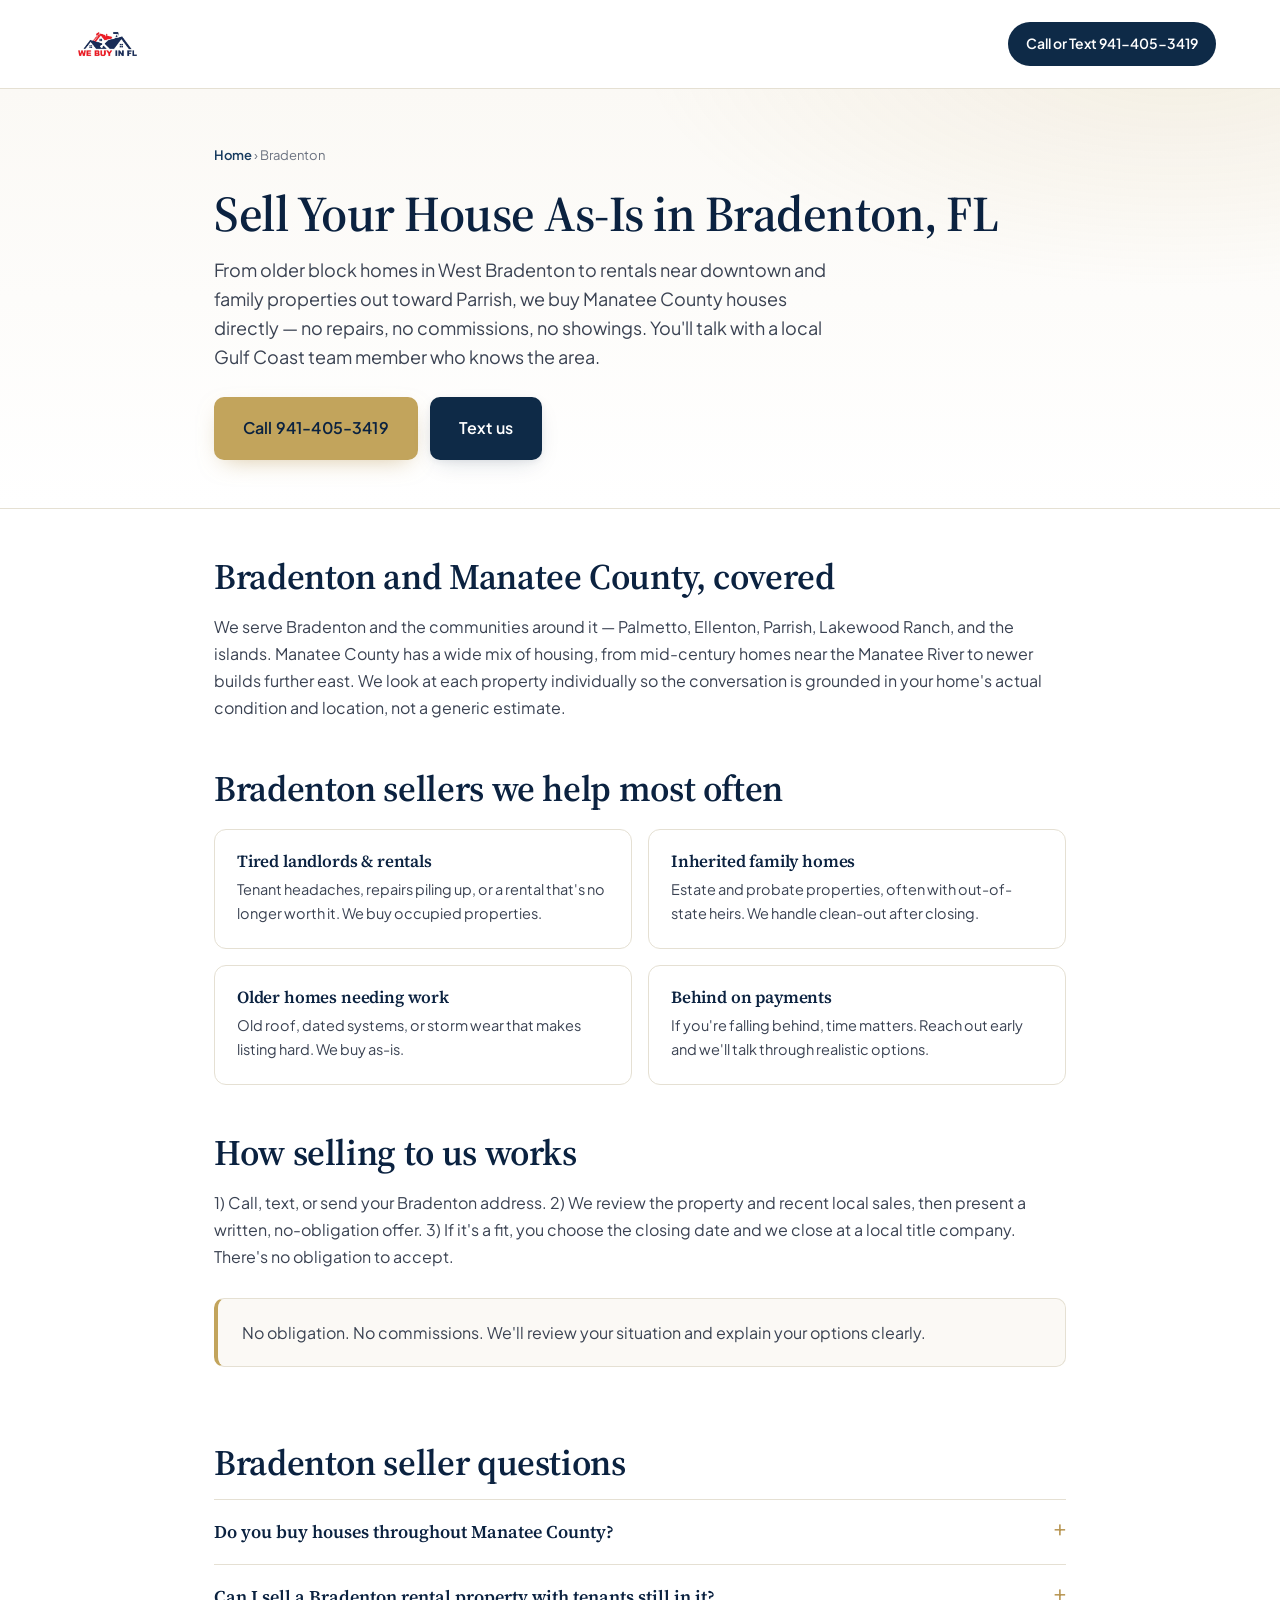
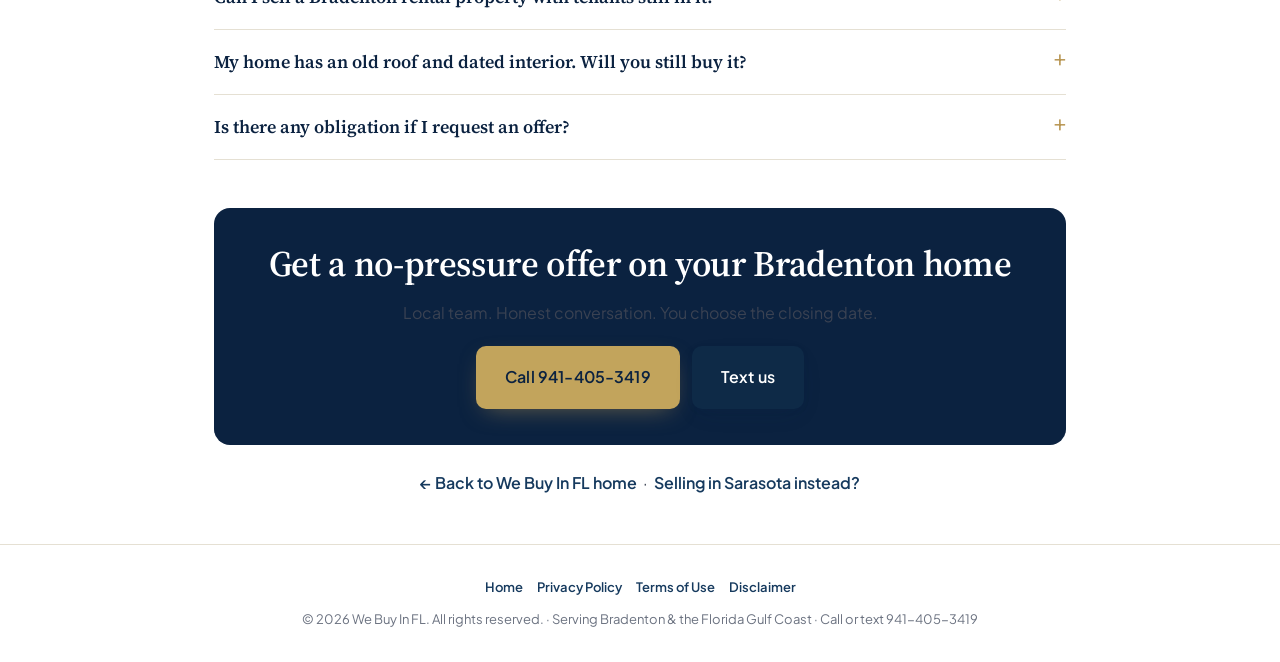
<file: bradenton.html>
<!doctype html>
<html lang="en">
<head>
  <meta charset="utf-8" />
  <meta name="viewport" content="width=device-width, initial-scale=1" />
  <title>Sell Your House As-Is in Bradenton, FL | We Buy In FL</title>
  <meta name="description" content="Sell your Bradenton or Manatee County house as-is — no repairs, no commissions, no showings. Local buyers for inherited, vacant, and rental properties. Call or text 941-405-3419." />
  <link rel="canonical" href="https://webuyinfl.com/bradenton.html" />
  <meta name="robots" content="index,follow,max-image-preview:large" />
  <meta name="geo.region" content="US-FL" />
  <meta name="geo.placename" content="Bradenton, Florida" />
  <meta name="geo.position" content="27.4989;-82.5748" />

  <meta property="og:type" content="website" />
  <meta property="og:title" content="Sell Your House As-Is in Bradenton, FL | We Buy In FL" />
  <meta property="og:description" content="Local Gulf Coast buyers. Sell your Bradenton house as-is — no repairs, commissions, or pressure. Call or text 941-405-3419." />
  <meta property="og:url" content="https://webuyinfl.com/bradenton.html" />
  <meta property="og:image" content="https://webuyinfl.com/assets/logo-primary.png" />

  <link rel="icon" type="image/png" href="assets/logo-primary.png" />
  <link rel="preconnect" href="https://fonts.googleapis.com">
  <link rel="preconnect" href="https://fonts.gstatic.com" crossorigin>
  <link href="https://fonts.googleapis.com/css2?family=Source+Serif+4:opsz,wght@8..60,400;8..60,500;8..60,600;8..60,700&family=Plus+Jakarta+Sans:wght@400;500;600;700&display=swap" rel="stylesheet">
  <link rel="stylesheet" href="styles.css" />

  <script type="application/ld+json">
  {
    "@context": "https://schema.org",
    "@type": "Service",
    "name": "Sell Your House As-Is in Bradenton, FL",
    "serviceType": "Direct home purchase",
    "provider": {
      "@type": "RealEstateAgent",
      "name": "We Buy In FL",
      "telephone": "+1-941-405-3419",
      "url": "https://webuyinfl.com/",
      "logo": "https://webuyinfl.com/assets/logo-primary.png"
    },
    "areaServed": { "@type": "City", "name": "Bradenton, FL" },
    "url": "https://webuyinfl.com/bradenton.html"
  }
  </script>
  <script type="application/ld+json">
  {
    "@context": "https://schema.org",
    "@type": "BreadcrumbList",
    "itemListElement": [
      { "@type": "ListItem", "position": 1, "name": "Home", "item": "https://webuyinfl.com/" },
      { "@type": "ListItem", "position": 2, "name": "Sell a House in Bradenton", "item": "https://webuyinfl.com/bradenton.html" }
    ]
  }
  </script>
  <script type="application/ld+json">
  {
    "@context": "https://schema.org",
    "@type": "FAQPage",
    "mainEntity": [
      { "@type": "Question", "name": "Do you buy houses throughout Manatee County?", "acceptedAnswer": { "@type": "Answer", "text": "Yes. Beyond Bradenton we buy in Palmetto, Parrish, Ellenton, Lakewood Ranch, and the surrounding Manatee County communities." } },
      { "@type": "Question", "name": "Can I sell a Bradenton rental property with tenants still in it?", "acceptedAnswer": { "@type": "Answer", "text": "Yes. We buy tenant-occupied rentals, including ones with difficult tenants or back rent. You don't have to handle an eviction before selling to us." } },
      { "@type": "Question", "name": "My Bradenton home has an old roof and dated interior. Will you still buy it?", "acceptedAnswer": { "@type": "Answer", "text": "Yes. We buy as-is. An older roof, dated kitchen, or deferred maintenance is normal for the homes we purchase and does not stop us from making an offer." } },
      { "@type": "Question", "name": "Is there any obligation if I request an offer?", "acceptedAnswer": { "@type": "Answer", "text": "No. The offer is free and there is no obligation to accept it." } }
    ]
  }
  </script>
</head>
<body>
  <header class="subpage-header">
    <div class="wrap subpage-header-inner">
      <a href="index.html" class="brand-mark" aria-label="We Buy In FL home"><img src="assets/logo-primary.png" alt="We Buy In FL logo" /></a>
      <a href="tel:+19414053419" class="subpage-cta">Call or Text 941-405-3419</a>
    </div>
  </header>

  <section class="city-hero">
    <div class="city-hero-inner">
      <nav class="doc-breadcrumb"><a href="index.html">Home</a> &rsaquo; Bradenton</nav>
      <h1>Sell Your House As-Is in Bradenton, FL</h1>
      <p class="lead">From older block homes in West Bradenton to rentals near downtown and family properties out toward Parrish, we buy Manatee County houses directly — no repairs, no commissions, no showings. You'll talk with a local Gulf Coast team member who knows the area.</p>
      <div class="city-cta-row">
        <a class="btn btn-gold btn-lg" href="tel:+19414053419">Call 941-405-3419</a>
        <a class="btn btn-navy btn-lg" href="sms:+19414053419?&body=Hi,%20I'd%20like%20info%20about%20selling%20my%20Bradenton%20home.">Text us</a>
      </div>
    </div>
  </section>

  <section class="city-section">
    <h2>Bradenton and Manatee County, covered</h2>
    <p>We serve Bradenton and the communities around it — Palmetto, Ellenton, Parrish, Lakewood Ranch, and the islands. Manatee County has a wide mix of housing, from mid-century homes near the Manatee River to newer builds further east. We look at each property individually so the conversation is grounded in your home's actual condition and location, not a generic estimate.</p>
  </section>

  <section class="city-section" style="padding-top:0">
    <h2>Bradenton sellers we help most often</h2>
    <div class="city-grid">
      <div class="city-card"><h3>Tired landlords &amp; rentals</h3><p>Tenant headaches, repairs piling up, or a rental that's no longer worth it. We buy occupied properties.</p></div>
      <div class="city-card"><h3>Inherited family homes</h3><p>Estate and probate properties, often with out-of-state heirs. We handle clean-out after closing.</p></div>
      <div class="city-card"><h3>Older homes needing work</h3><p>Old roof, dated systems, or storm wear that makes listing hard. We buy as-is.</p></div>
      <div class="city-card"><h3>Behind on payments</h3><p>If you're falling behind, time matters. Reach out early and we'll talk through realistic options.</p></div>
    </div>
  </section>

  <section class="city-section" style="padding-top:0">
    <h2>How selling to us works</h2>
    <p>1) Call, text, or send your Bradenton address. 2) We review the property and recent local sales, then present a written, no-obligation offer. 3) If it's a fit, you choose the closing date and we close at a local title company. There's no obligation to accept.</p>
    <div class="doc-callout"><p>No obligation. No commissions. We'll review your situation and explain your options clearly.</p></div>
  </section>

  <section class="city-section" style="padding-top:0">
    <h2>Bradenton seller questions</h2>
    <div class="city-faq">
      <details><summary>Do you buy houses throughout Manatee County?</summary><p>Yes. Beyond Bradenton we buy in Palmetto, Parrish, Ellenton, Lakewood Ranch, and the surrounding Manatee County communities.</p></details>
      <details><summary>Can I sell a Bradenton rental property with tenants still in it?</summary><p>Yes. We buy tenant-occupied rentals, including ones with difficult tenants or back rent. You don't have to handle an eviction before selling to us.</p></details>
      <details><summary>My home has an old roof and dated interior. Will you still buy it?</summary><p>Yes. We buy as-is. An older roof, dated kitchen, or deferred maintenance is normal for the homes we purchase and does not stop us from making an offer.</p></details>
      <details><summary>Is there any obligation if I request an offer?</summary><p>No. The offer is free and there is no obligation to accept it.</p></details>
    </div>
  </section>

  <section class="city-section" style="padding-top:0">
    <div class="doc-cta-band" style="margin:0">
      <h2>Get a no-pressure offer on your Bradenton home</h2>
      <p>Local team. Honest conversation. You choose the closing date.</p>
      <div class="doc-cta-row">
        <a class="btn btn-gold btn-lg" href="tel:+19414053419">Call 941-405-3419</a>
        <a class="btn btn-navy btn-lg" href="sms:+19414053419?&body=Hi,%20I'd%20like%20info%20about%20selling%20my%20Bradenton%20home.">Text us</a>
      </div>
    </div>
    <p style="text-align:center;margin-top:24px"><a href="index.html" style="color:var(--navy-700);font-weight:600">&larr; Back to We Buy In FL home</a> &nbsp;&middot;&nbsp; <a href="sarasota.html" style="color:var(--navy-700);font-weight:600">Selling in Sarasota instead?</a></p>
  </section>

  <footer class="subpage-footer">
    <div class="row">
      <a href="index.html">Home</a>
      <a href="privacy.html">Privacy Policy</a>
      <a href="terms.html">Terms of Use</a>
      <a href="disclaimer.html">Disclaimer</a>
    </div>
    <div>&copy; 2026 We Buy In FL. All rights reserved. &middot; Serving Bradenton &amp; the Florida Gulf Coast &middot; Call or text 941-405-3419</div>
  </footer>
</body>
</html>
</file>
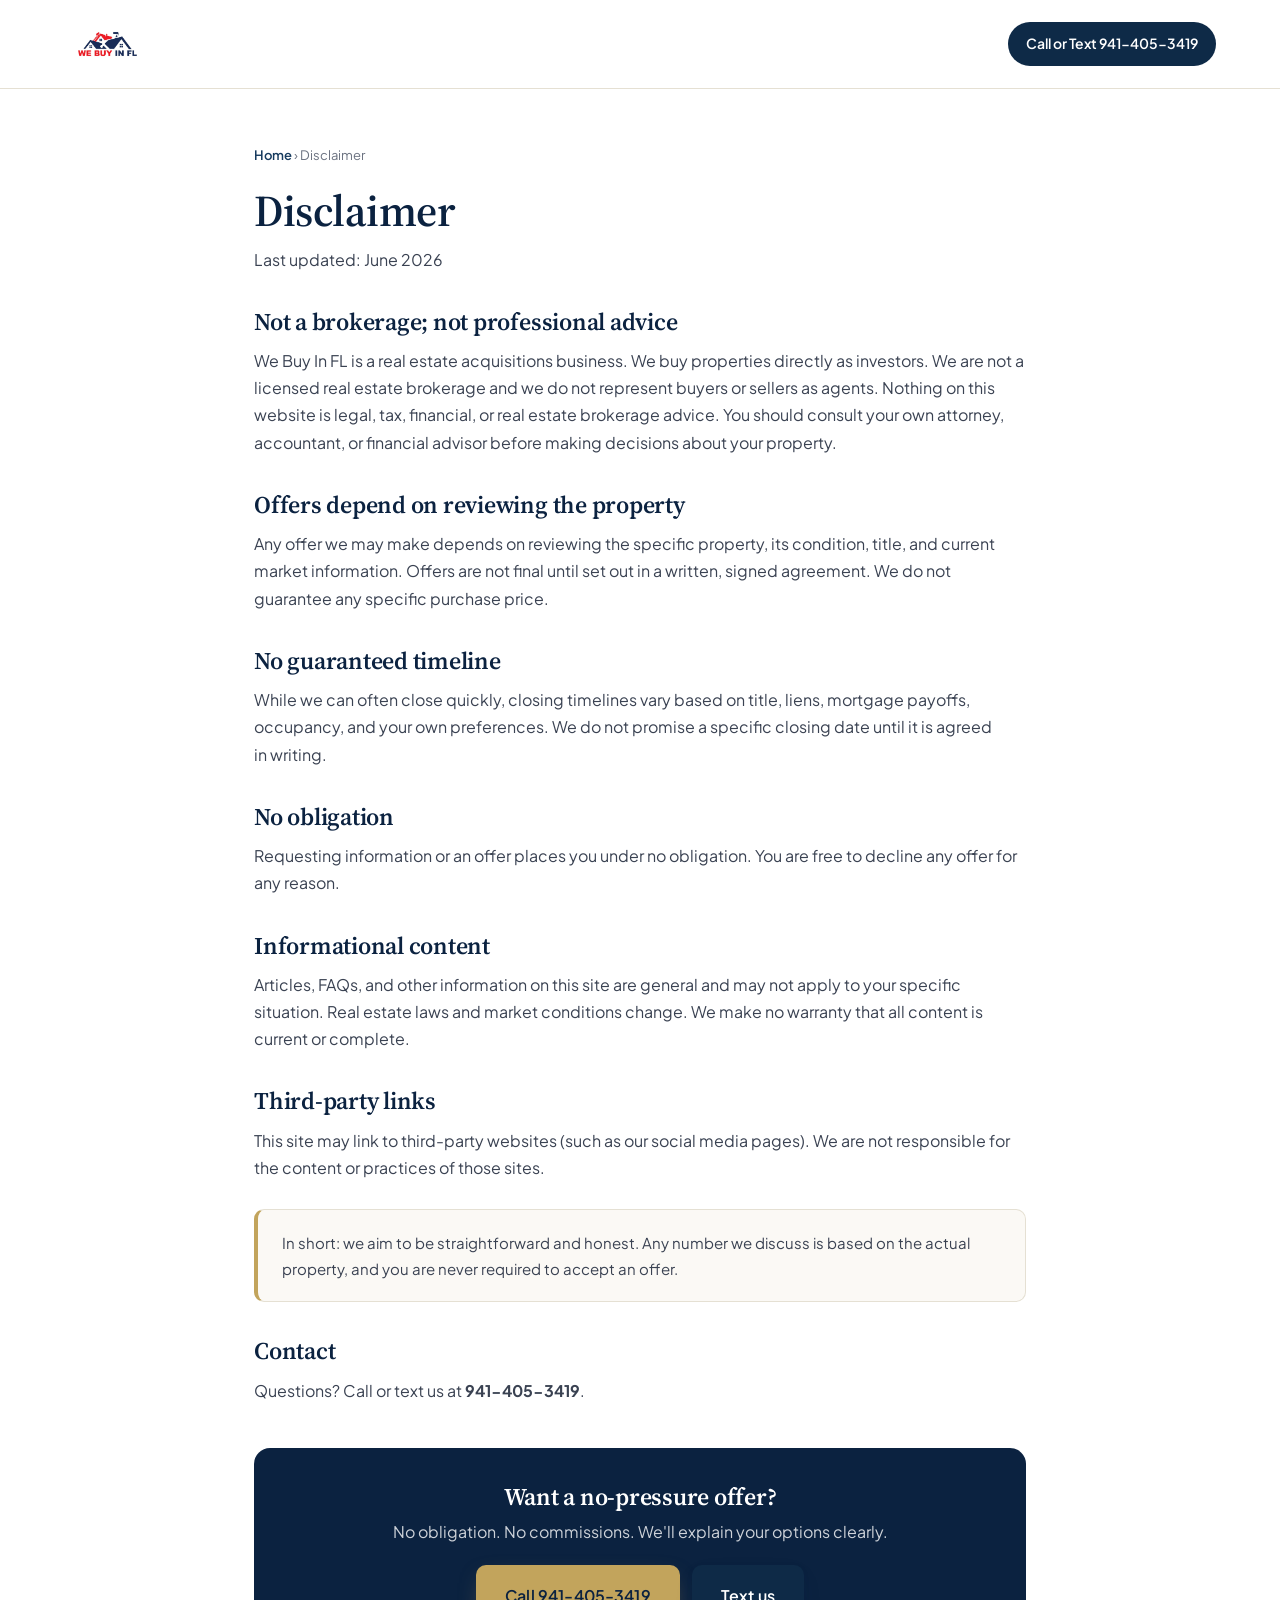
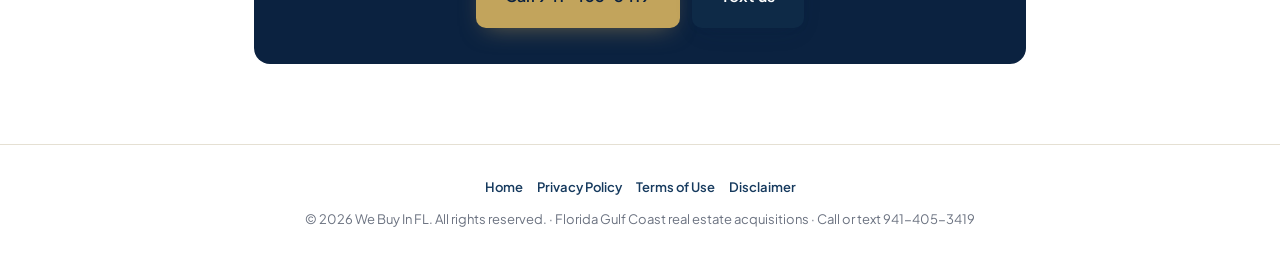
<file: disclaimer.html>
<!doctype html>
<html lang="en">
<head>
  <meta charset="utf-8" />
  <meta name="viewport" content="width=device-width, initial-scale=1" />
  <title>Disclaimer | We Buy In FL</title>
  <meta name="description" content="Important disclaimers about offers, advice, and information provided by We Buy In FL when you sell your Florida property." />
  <link rel="canonical" href="https://webuyinfl.com/disclaimer.html" />
  <meta name="robots" content="index,follow" />
  <link rel="icon" type="image/png" href="assets/logo-primary.png" />
  <link rel="preconnect" href="https://fonts.googleapis.com">
  <link rel="preconnect" href="https://fonts.gstatic.com" crossorigin>
  <link href="https://fonts.googleapis.com/css2?family=Source+Serif+4:opsz,wght@8..60,400;8..60,500;8..60,600;8..60,700&family=Plus+Jakarta+Sans:wght@400;500;600;700&display=swap" rel="stylesheet">
  <link rel="stylesheet" href="styles.css" />
</head>
<body>
  <header class="subpage-header">
    <div class="wrap subpage-header-inner">
      <a href="index.html" class="brand-mark" aria-label="We Buy In FL home"><img src="assets/logo-primary.png" alt="We Buy In FL logo" /></a>
      <a href="tel:+19414053419" class="subpage-cta">Call or Text 941-405-3419</a>
    </div>
  </header>

  <main class="doc-main">
    <nav class="doc-breadcrumb"><a href="index.html">Home</a> &rsaquo; Disclaimer</nav>
    <h1>Disclaimer</h1>
    <p class="doc-updated">Last updated: June 2026</p>

    <h2>Not a brokerage; not professional advice</h2>
    <p>We Buy In FL is a real estate acquisitions business. We buy properties directly as investors. We are not a licensed real estate brokerage and we do not represent buyers or sellers as agents. Nothing on this website is legal, tax, financial, or real estate brokerage advice. You should consult your own attorney, accountant, or financial advisor before making decisions about your property.</p>

    <h2>Offers depend on reviewing the property</h2>
    <p>Any offer we may make depends on reviewing the specific property, its condition, title, and current market information. Offers are not final until set out in a written, signed agreement. We do not guarantee any specific purchase price.</p>

    <h2>No guaranteed timeline</h2>
    <p>While we can often close quickly, closing timelines vary based on title, liens, mortgage payoffs, occupancy, and your own preferences. We do not promise a specific closing date until it is agreed in writing.</p>

    <h2>No obligation</h2>
    <p>Requesting information or an offer places you under no obligation. You are free to decline any offer for any reason.</p>

    <h2>Informational content</h2>
    <p>Articles, FAQs, and other information on this site are general and may not apply to your specific situation. Real estate laws and market conditions change. We make no warranty that all content is current or complete.</p>

    <h2>Third-party links</h2>
    <p>This site may link to third-party websites (such as our social media pages). We are not responsible for the content or practices of those sites.</p>

    <div class="doc-callout">
      <p>In short: we aim to be straightforward and honest. Any number we discuss is based on the actual property, and you are never required to accept an offer.</p>
    </div>

    <h2>Contact</h2>
    <p>Questions? Call or text us at <a href="tel:+19414053419"><strong>941-405-3419</strong></a>.</p>

    <div class="doc-cta-band">
      <h2>Want a no-pressure offer?</h2>
      <p>No obligation. No commissions. We'll explain your options clearly.</p>
      <div class="doc-cta-row">
        <a class="btn btn-gold btn-lg" href="tel:+19414053419">Call 941-405-3419</a>
        <a class="btn btn-navy btn-lg" href="sms:+19414053419?&body=Hi,%20I'd%20like%20info%20about%20selling%20my%20Florida%20home.">Text us</a>
      </div>
    </div>
  </main>

  <footer class="subpage-footer">
    <div class="row">
      <a href="index.html">Home</a>
      <a href="privacy.html">Privacy Policy</a>
      <a href="terms.html">Terms of Use</a>
      <a href="disclaimer.html">Disclaimer</a>
    </div>
    <div>&copy; 2026 We Buy In FL. All rights reserved. &middot; Florida Gulf Coast real estate acquisitions &middot; Call or text 941-405-3419</div>
  </footer>
</body>
</html>
</file>
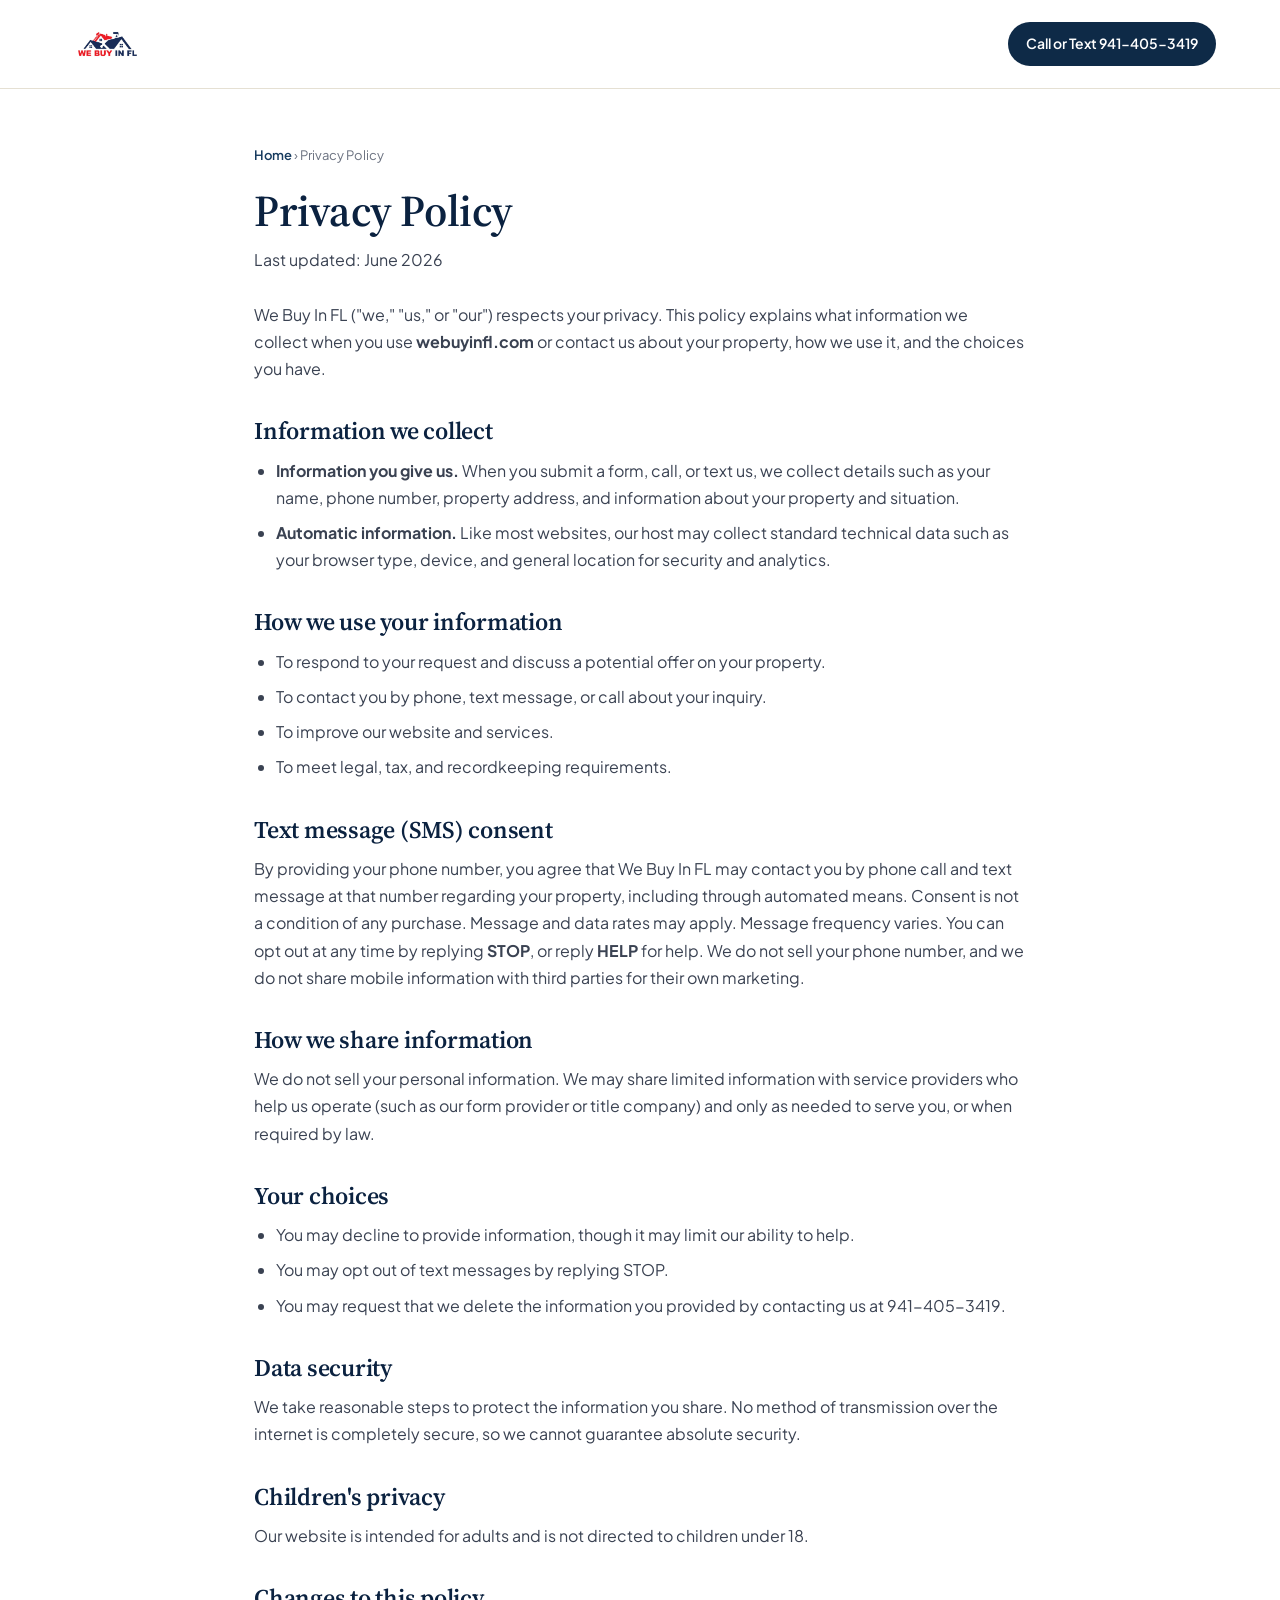
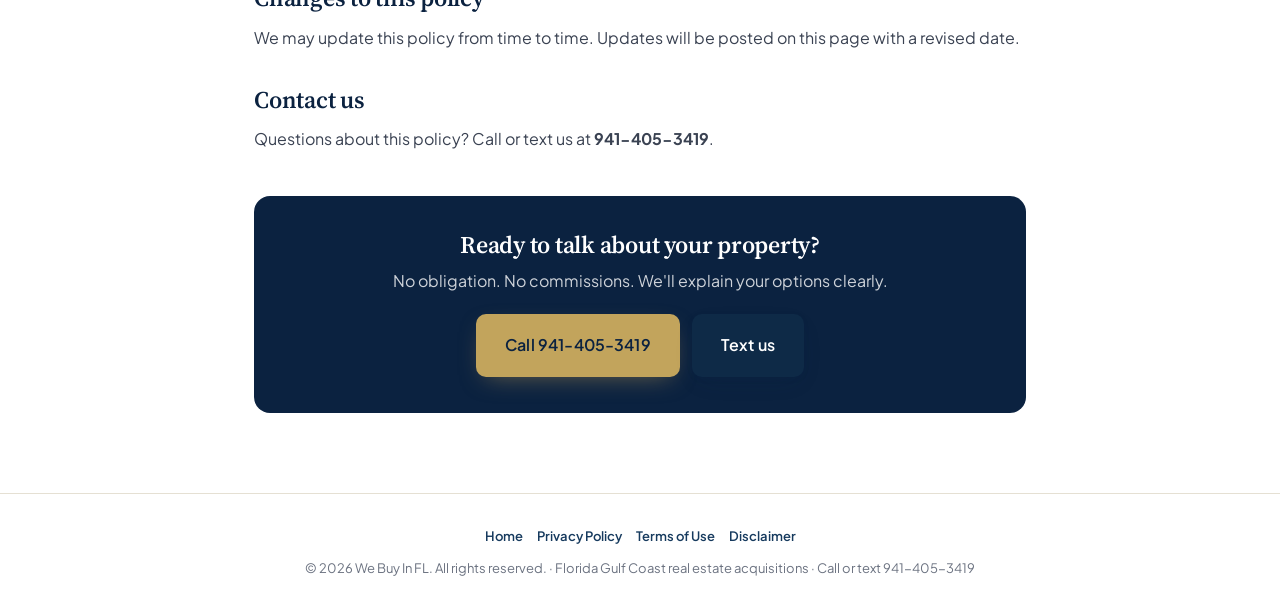
<file: privacy.html>
<!doctype html>
<html lang="en">
<head>
  <meta charset="utf-8" />
  <meta name="viewport" content="width=device-width, initial-scale=1" />
  <title>Privacy Policy | We Buy In FL</title>
  <meta name="description" content="How We Buy In FL collects, uses, and protects the information you share when you contact us about selling your Florida property." />
  <link rel="canonical" href="https://webuyinfl.com/privacy.html" />
  <meta name="robots" content="index,follow" />
  <link rel="icon" type="image/png" href="assets/logo-primary.png" />
  <link rel="preconnect" href="https://fonts.googleapis.com">
  <link rel="preconnect" href="https://fonts.gstatic.com" crossorigin>
  <link href="https://fonts.googleapis.com/css2?family=Source+Serif+4:opsz,wght@8..60,400;8..60,500;8..60,600;8..60,700&family=Plus+Jakarta+Sans:wght@400;500;600;700&display=swap" rel="stylesheet">
  <link rel="stylesheet" href="styles.css" />
</head>
<body>
  <header class="subpage-header">
    <div class="wrap subpage-header-inner">
      <a href="index.html" class="brand-mark" aria-label="We Buy In FL home"><img src="assets/logo-primary.png" alt="We Buy In FL logo" /></a>
      <a href="tel:+19414053419" class="subpage-cta">Call or Text 941-405-3419</a>
    </div>
  </header>

  <main class="doc-main">
    <nav class="doc-breadcrumb"><a href="index.html">Home</a> &rsaquo; Privacy Policy</nav>
    <h1>Privacy Policy</h1>
    <p class="doc-updated">Last updated: June 2026</p>

    <p>We Buy In FL ("we," "us," or "our") respects your privacy. This policy explains what information we collect when you use <strong>webuyinfl.com</strong> or contact us about your property, how we use it, and the choices you have.</p>

    <h2>Information we collect</h2>
    <ul>
      <li><strong>Information you give us.</strong> When you submit a form, call, or text us, we collect details such as your name, phone number, property address, and information about your property and situation.</li>
      <li><strong>Automatic information.</strong> Like most websites, our host may collect standard technical data such as your browser type, device, and general location for security and analytics.</li>
    </ul>

    <h2>How we use your information</h2>
    <ul>
      <li>To respond to your request and discuss a potential offer on your property.</li>
      <li>To contact you by phone, text message, or call about your inquiry.</li>
      <li>To improve our website and services.</li>
      <li>To meet legal, tax, and recordkeeping requirements.</li>
    </ul>

    <h2>Text message (SMS) consent</h2>
    <p>By providing your phone number, you agree that We Buy In FL may contact you by phone call and text message at that number regarding your property, including through automated means. Consent is not a condition of any purchase. Message and data rates may apply. Message frequency varies. You can opt out at any time by replying <strong>STOP</strong>, or reply <strong>HELP</strong> for help. We do not sell your phone number, and we do not share mobile information with third parties for their own marketing.</p>

    <h2>How we share information</h2>
    <p>We do not sell your personal information. We may share limited information with service providers who help us operate (such as our form provider or title company) and only as needed to serve you, or when required by law.</p>

    <h2>Your choices</h2>
    <ul>
      <li>You may decline to provide information, though it may limit our ability to help.</li>
      <li>You may opt out of text messages by replying STOP.</li>
      <li>You may request that we delete the information you provided by contacting us at 941-405-3419.</li>
    </ul>

    <h2>Data security</h2>
    <p>We take reasonable steps to protect the information you share. No method of transmission over the internet is completely secure, so we cannot guarantee absolute security.</p>

    <h2>Children's privacy</h2>
    <p>Our website is intended for adults and is not directed to children under 18.</p>

    <h2>Changes to this policy</h2>
    <p>We may update this policy from time to time. Updates will be posted on this page with a revised date.</p>

    <h2>Contact us</h2>
    <p>Questions about this policy? Call or text us at <a href="tel:+19414053419"><strong>941-405-3419</strong></a>.</p>

    <div class="doc-cta-band">
      <h2>Ready to talk about your property?</h2>
      <p>No obligation. No commissions. We'll explain your options clearly.</p>
      <div class="doc-cta-row">
        <a class="btn btn-gold btn-lg" href="tel:+19414053419">Call 941-405-3419</a>
        <a class="btn btn-navy btn-lg" href="sms:+19414053419?&body=Hi,%20I'd%20like%20info%20about%20selling%20my%20Florida%20home.">Text us</a>
      </div>
    </div>
  </main>

  <footer class="subpage-footer">
    <div class="row">
      <a href="index.html">Home</a>
      <a href="privacy.html">Privacy Policy</a>
      <a href="terms.html">Terms of Use</a>
      <a href="disclaimer.html">Disclaimer</a>
    </div>
    <div>&copy; 2026 We Buy In FL. All rights reserved. &middot; Florida Gulf Coast real estate acquisitions &middot; Call or text 941-405-3419</div>
  </footer>
</body>
</html>
</file>
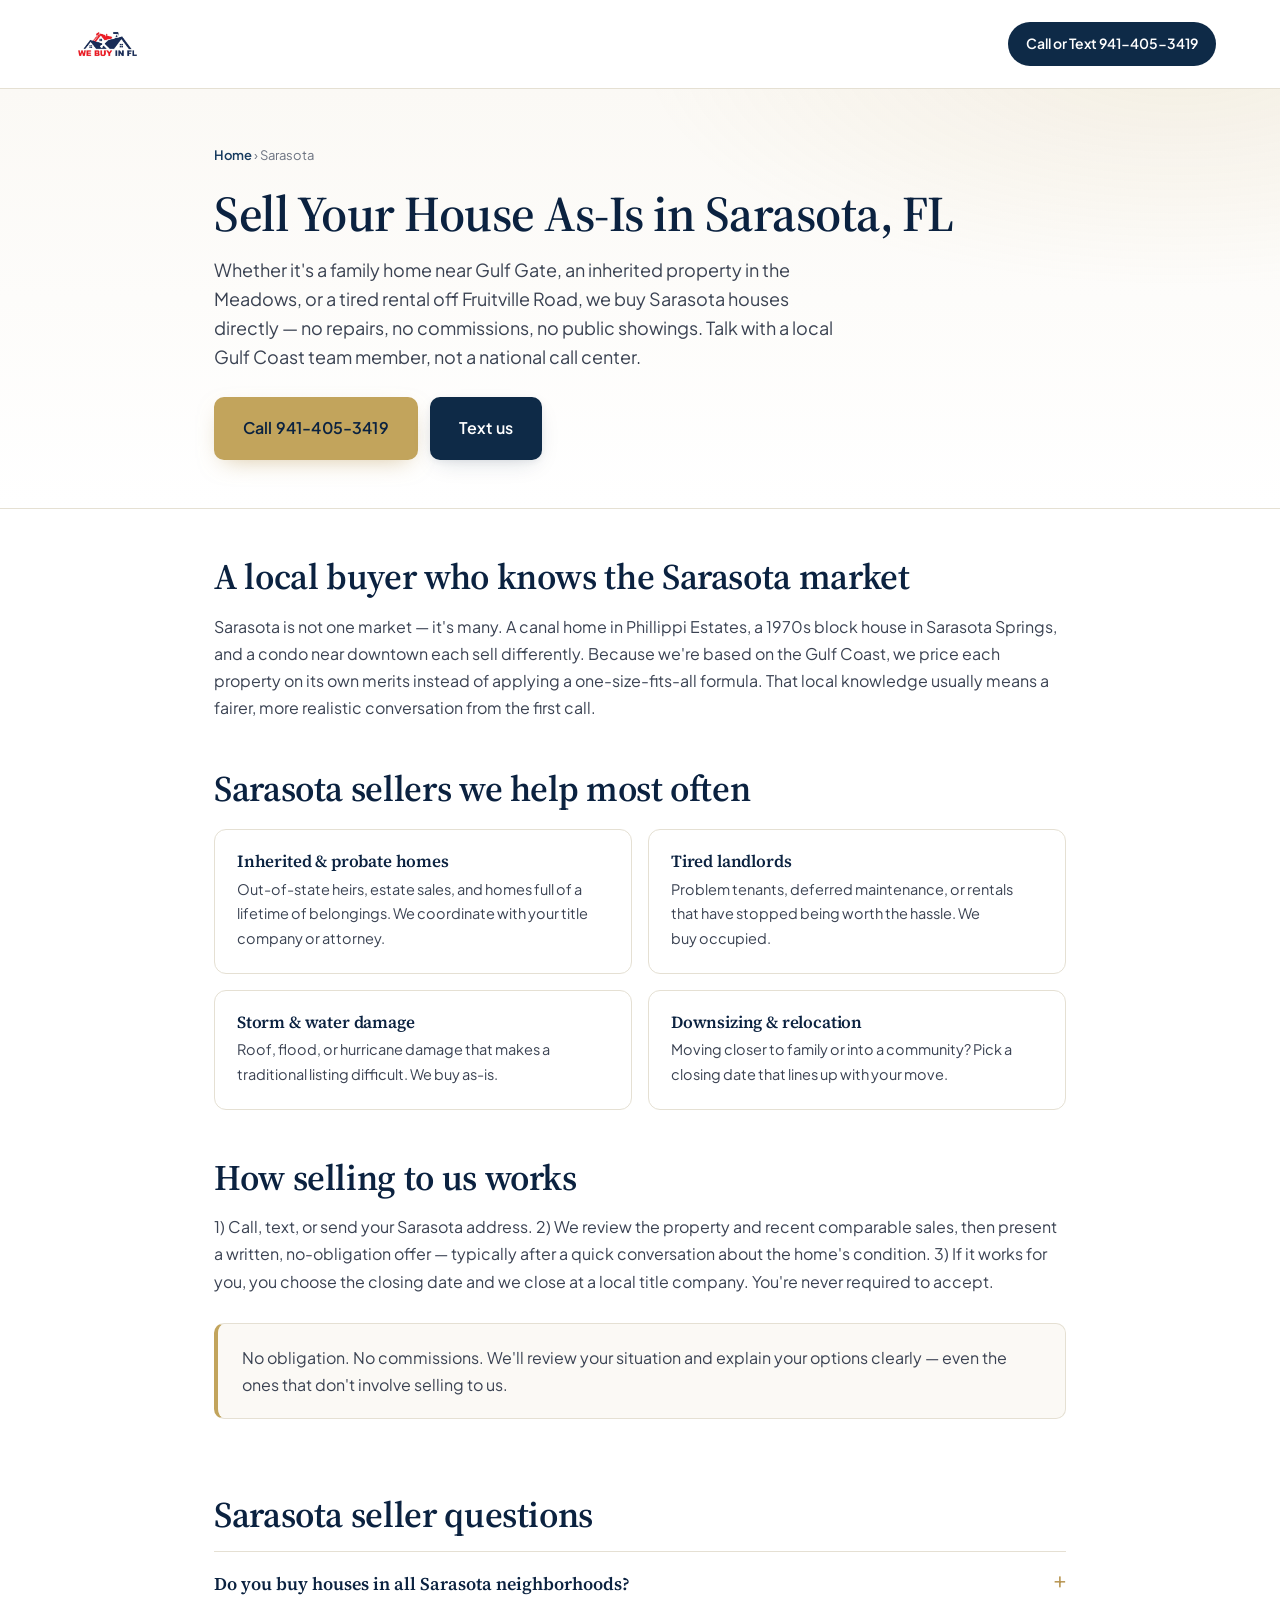
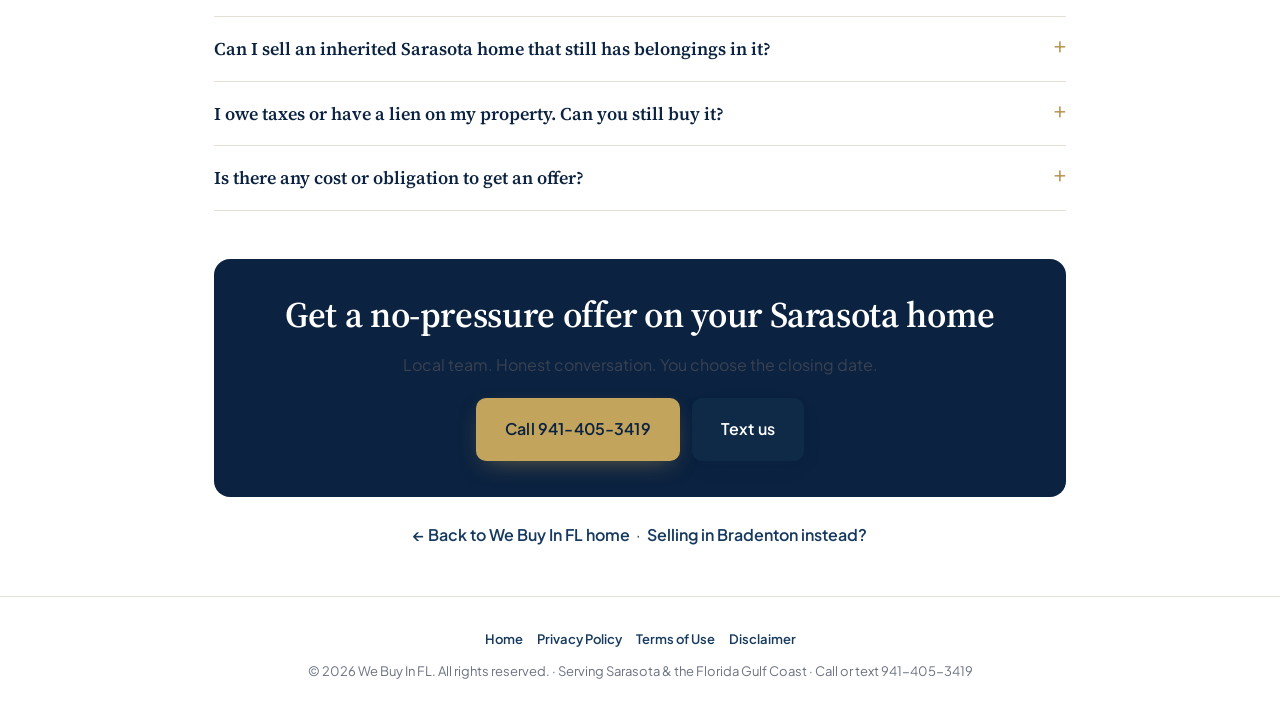
<file: sarasota.html>
<!doctype html>
<html lang="en">
<head>
  <meta charset="utf-8" />
  <meta name="viewport" content="width=device-width, initial-scale=1" />
  <title>Sell Your House As-Is in Sarasota, FL | We Buy In FL</title>
  <meta name="description" content="Sell your Sarasota house as-is — no repairs, no commissions, no showings. Local Gulf Coast buyers for inherited, vacant, and distressed homes. Call or text 941-405-3419." />
  <link rel="canonical" href="https://webuyinfl.com/sarasota.html" />
  <meta name="robots" content="index,follow,max-image-preview:large" />
  <meta name="geo.region" content="US-FL" />
  <meta name="geo.placename" content="Sarasota, Florida" />
  <meta name="geo.position" content="27.3364;-82.5307" />

  <meta property="og:type" content="website" />
  <meta property="og:title" content="Sell Your House As-Is in Sarasota, FL | We Buy In FL" />
  <meta property="og:description" content="Local Gulf Coast buyers. Sell your Sarasota house as-is — no repairs, commissions, or pressure. Call or text 941-405-3419." />
  <meta property="og:url" content="https://webuyinfl.com/sarasota.html" />
  <meta property="og:image" content="https://webuyinfl.com/assets/logo-primary.png" />

  <link rel="icon" type="image/png" href="assets/logo-primary.png" />
  <link rel="preconnect" href="https://fonts.googleapis.com">
  <link rel="preconnect" href="https://fonts.gstatic.com" crossorigin>
  <link href="https://fonts.googleapis.com/css2?family=Source+Serif+4:opsz,wght@8..60,400;8..60,500;8..60,600;8..60,700&family=Plus+Jakarta+Sans:wght@400;500;600;700&display=swap" rel="stylesheet">
  <link rel="stylesheet" href="styles.css" />

  <script type="application/ld+json">
  {
    "@context": "https://schema.org",
    "@type": "Service",
    "name": "Sell Your House As-Is in Sarasota, FL",
    "serviceType": "Direct home purchase",
    "provider": {
      "@type": "RealEstateAgent",
      "name": "We Buy In FL",
      "telephone": "+1-941-405-3419",
      "url": "https://webuyinfl.com/",
      "logo": "https://webuyinfl.com/assets/logo-primary.png"
    },
    "areaServed": { "@type": "City", "name": "Sarasota, FL" },
    "url": "https://webuyinfl.com/sarasota.html"
  }
  </script>
  <script type="application/ld+json">
  {
    "@context": "https://schema.org",
    "@type": "BreadcrumbList",
    "itemListElement": [
      { "@type": "ListItem", "position": 1, "name": "Home", "item": "https://webuyinfl.com/" },
      { "@type": "ListItem", "position": 2, "name": "Sell a House in Sarasota", "item": "https://webuyinfl.com/sarasota.html" }
    ]
  }
  </script>
  <script type="application/ld+json">
  {
    "@context": "https://schema.org",
    "@type": "FAQPage",
    "mainEntity": [
      { "@type": "Question", "name": "Do you buy houses in all Sarasota neighborhoods?", "acceptedAnswer": { "@type": "Answer", "text": "Yes. We buy across Sarasota — from Gulf Gate, Bee Ridge, and Fruitville to the barrier islands and downtown. Condition and location are factored into our offer, not reasons to say no." } },
      { "@type": "Question", "name": "Can I sell an inherited Sarasota home that still has belongings in it?", "acceptedAnswer": { "@type": "Answer", "text": "Yes. Take what matters to you and leave the rest. We handle clean-out after closing, which is common with inherited and estate properties." } },
      { "@type": "Question", "name": "I owe taxes or have a lien on my Sarasota property. Can you still buy it?", "acceptedAnswer": { "@type": "Answer", "text": "Often, yes. Liens and back taxes are typically paid from the sale proceeds at closing through the title company. Tell us the details and we'll walk through it with you." } },
      { "@type": "Question", "name": "Is there any cost or obligation to get an offer?", "acceptedAnswer": { "@type": "Answer", "text": "No. Our offer is free and carries no obligation. You decide whether it works for you." } }
    ]
  }
  </script>
</head>
<body>
  <header class="subpage-header">
    <div class="wrap subpage-header-inner">
      <a href="index.html" class="brand-mark" aria-label="We Buy In FL home"><img src="assets/logo-primary.png" alt="We Buy In FL logo" /></a>
      <a href="tel:+19414053419" class="subpage-cta">Call or Text 941-405-3419</a>
    </div>
  </header>

  <section class="city-hero">
    <div class="city-hero-inner">
      <nav class="doc-breadcrumb"><a href="index.html">Home</a> &rsaquo; Sarasota</nav>
      <h1>Sell Your House As-Is in Sarasota, FL</h1>
      <p class="lead">Whether it's a family home near Gulf Gate, an inherited property in the Meadows, or a tired rental off Fruitville Road, we buy Sarasota houses directly — no repairs, no commissions, no public showings. Talk with a local Gulf Coast team member, not a national call center.</p>
      <div class="city-cta-row">
        <a class="btn btn-gold btn-lg" href="tel:+19414053419">Call 941-405-3419</a>
        <a class="btn btn-navy btn-lg" href="sms:+19414053419?&body=Hi,%20I'd%20like%20info%20about%20selling%20my%20Sarasota%20home.">Text us</a>
      </div>
    </div>
  </section>

  <section class="city-section">
    <h2>A local buyer who knows the Sarasota market</h2>
    <p>Sarasota is not one market — it's many. A canal home in Phillippi Estates, a 1970s block house in Sarasota Springs, and a condo near downtown each sell differently. Because we're based on the Gulf Coast, we price each property on its own merits instead of applying a one-size-fits-all formula. That local knowledge usually means a fairer, more realistic conversation from the first call.</p>
  </section>

  <section class="city-section" style="padding-top:0">
    <h2>Sarasota sellers we help most often</h2>
    <div class="city-grid">
      <div class="city-card"><h3>Inherited &amp; probate homes</h3><p>Out-of-state heirs, estate sales, and homes full of a lifetime of belongings. We coordinate with your title company or attorney.</p></div>
      <div class="city-card"><h3>Tired landlords</h3><p>Problem tenants, deferred maintenance, or rentals that have stopped being worth the hassle. We buy occupied.</p></div>
      <div class="city-card"><h3>Storm &amp; water damage</h3><p>Roof, flood, or hurricane damage that makes a traditional listing difficult. We buy as-is.</p></div>
      <div class="city-card"><h3>Downsizing &amp; relocation</h3><p>Moving closer to family or into a community? Pick a closing date that lines up with your move.</p></div>
    </div>
  </section>

  <section class="city-section" style="padding-top:0">
    <h2>How selling to us works</h2>
    <p>1) Call, text, or send your Sarasota address. 2) We review the property and recent comparable sales, then present a written, no-obligation offer — typically after a quick conversation about the home's condition. 3) If it works for you, you choose the closing date and we close at a local title company. You're never required to accept.</p>
    <div class="doc-callout"><p>No obligation. No commissions. We'll review your situation and explain your options clearly — even the ones that don't involve selling to us.</p></div>
  </section>

  <section class="city-section" style="padding-top:0">
    <h2>Sarasota seller questions</h2>
    <div class="city-faq">
      <details><summary>Do you buy houses in all Sarasota neighborhoods?</summary><p>Yes. We buy across Sarasota — from Gulf Gate, Bee Ridge, and Fruitville to the barrier islands and downtown. Condition and location are factored into our offer, not reasons to say no.</p></details>
      <details><summary>Can I sell an inherited Sarasota home that still has belongings in it?</summary><p>Yes. Take what matters to you and leave the rest. We handle clean-out after closing, which is common with inherited and estate properties.</p></details>
      <details><summary>I owe taxes or have a lien on my property. Can you still buy it?</summary><p>Often, yes. Liens and back taxes are typically paid from the sale proceeds at closing through the title company. Tell us the details and we'll walk through it with you.</p></details>
      <details><summary>Is there any cost or obligation to get an offer?</summary><p>No. Our offer is free and carries no obligation. You decide whether it works for you.</p></details>
    </div>
  </section>

  <section class="city-section" style="padding-top:0">
    <div class="doc-cta-band" style="margin:0">
      <h2>Get a no-pressure offer on your Sarasota home</h2>
      <p>Local team. Honest conversation. You choose the closing date.</p>
      <div class="doc-cta-row">
        <a class="btn btn-gold btn-lg" href="tel:+19414053419">Call 941-405-3419</a>
        <a class="btn btn-navy btn-lg" href="sms:+19414053419?&body=Hi,%20I'd%20like%20info%20about%20selling%20my%20Sarasota%20home.">Text us</a>
      </div>
    </div>
    <p style="text-align:center;margin-top:24px"><a href="index.html" style="color:var(--navy-700);font-weight:600">&larr; Back to We Buy In FL home</a> &nbsp;&middot;&nbsp; <a href="bradenton.html" style="color:var(--navy-700);font-weight:600">Selling in Bradenton instead?</a></p>
  </section>

  <footer class="subpage-footer">
    <div class="row">
      <a href="index.html">Home</a>
      <a href="privacy.html">Privacy Policy</a>
      <a href="terms.html">Terms of Use</a>
      <a href="disclaimer.html">Disclaimer</a>
    </div>
    <div>&copy; 2026 We Buy In FL. All rights reserved. &middot; Serving Sarasota &amp; the Florida Gulf Coast &middot; Call or text 941-405-3419</div>
  </footer>
</body>
</html>
</file>
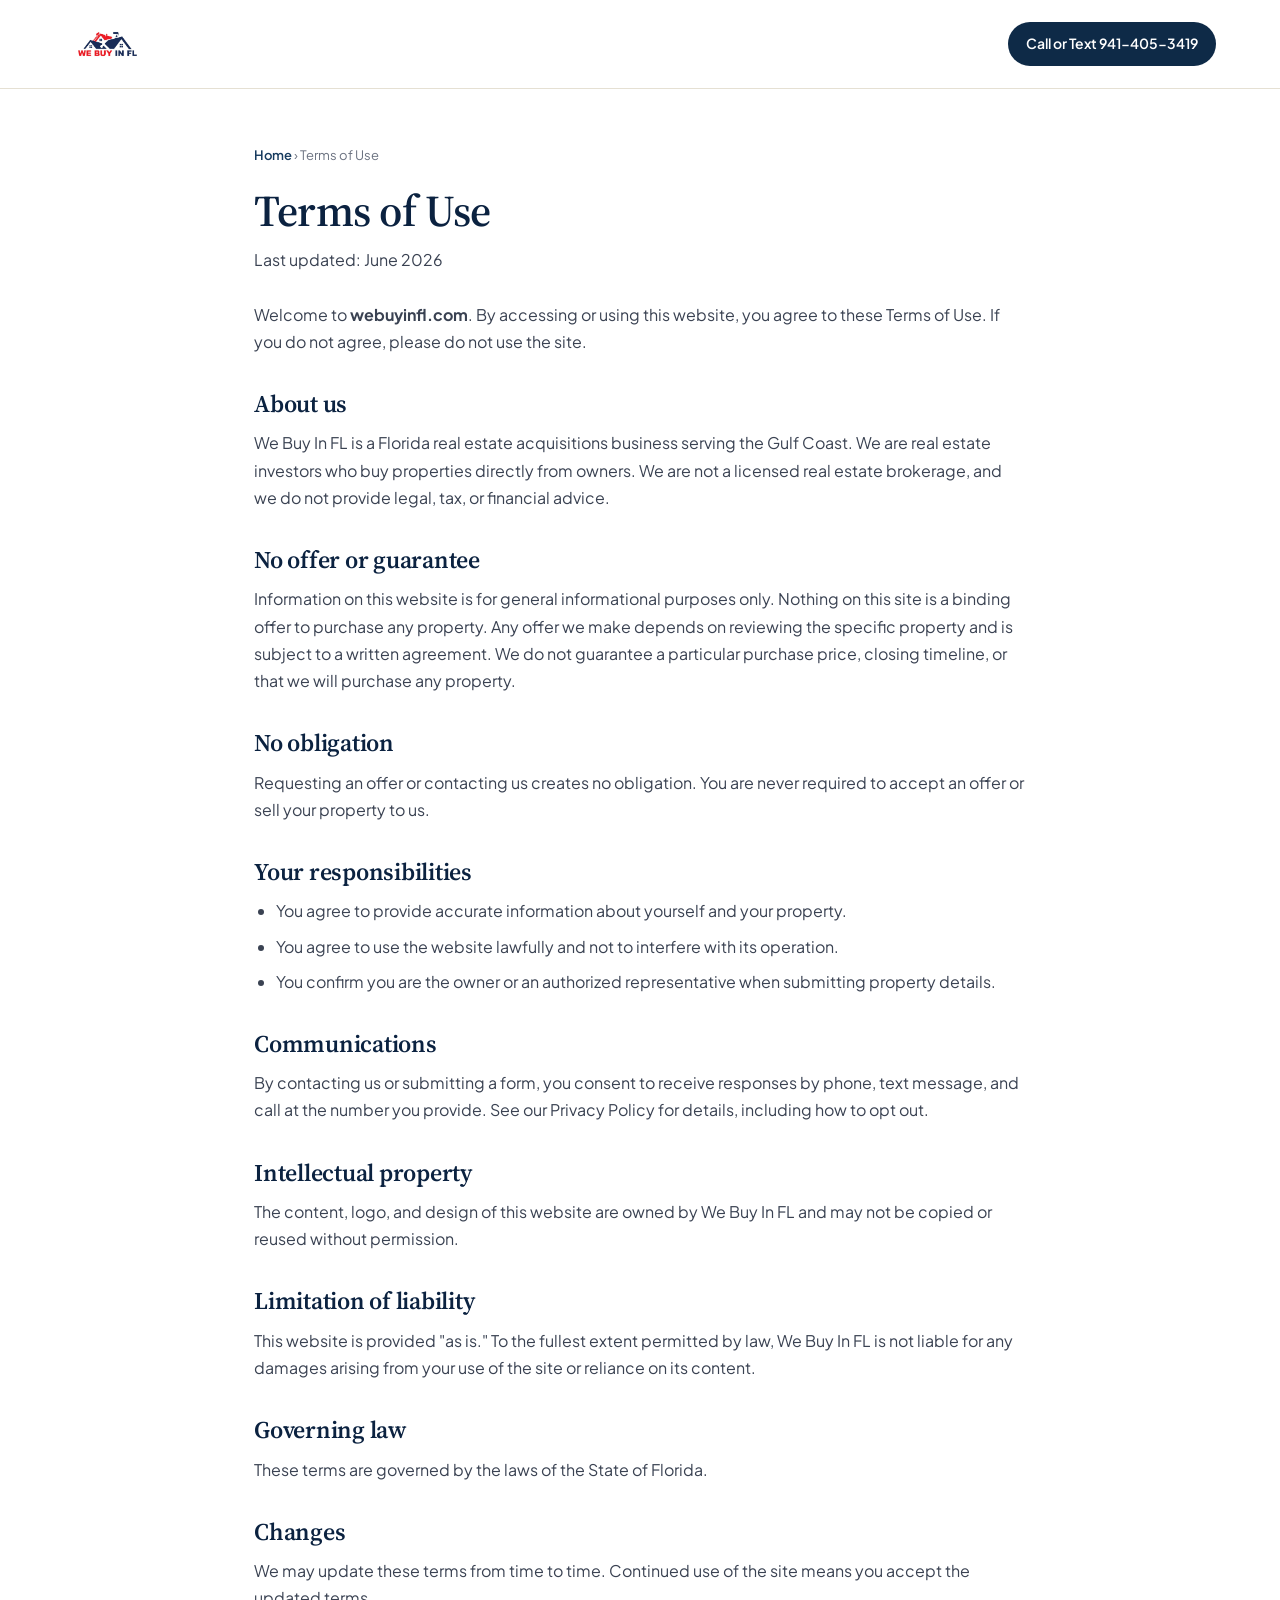
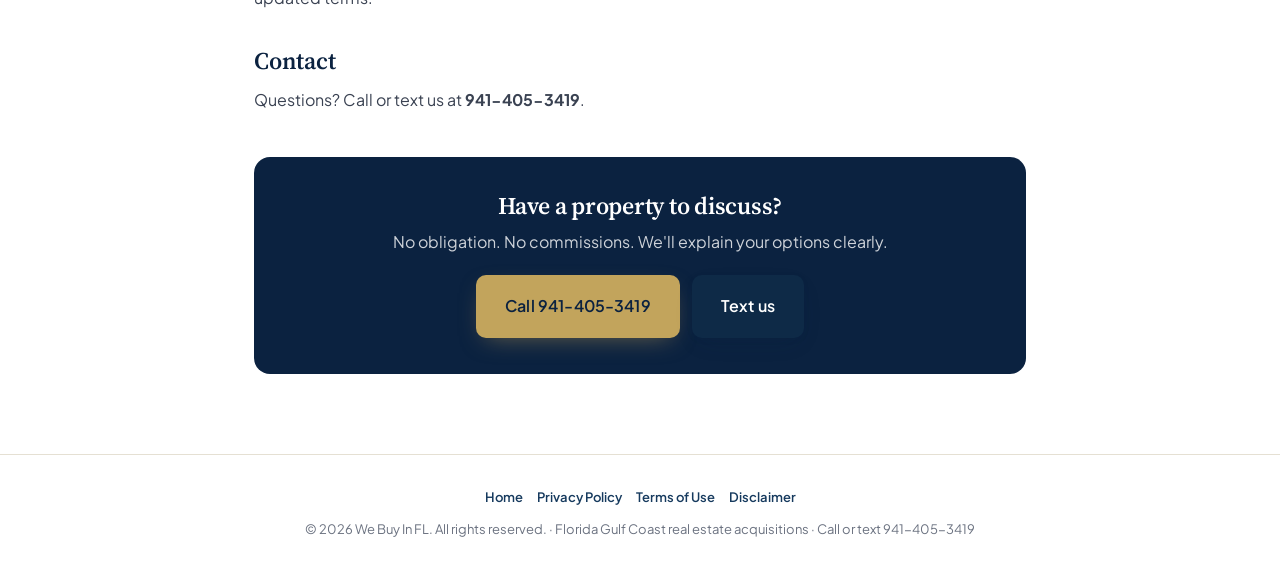
<file: terms.html>
<!doctype html>
<html lang="en">
<head>
  <meta charset="utf-8" />
  <meta name="viewport" content="width=device-width, initial-scale=1" />
  <title>Terms of Use | We Buy In FL</title>
  <meta name="description" content="The terms that govern your use of the We Buy In FL website and any communication about selling your Florida property." />
  <link rel="canonical" href="https://webuyinfl.com/terms.html" />
  <meta name="robots" content="index,follow" />
  <link rel="icon" type="image/png" href="assets/logo-primary.png" />
  <link rel="preconnect" href="https://fonts.googleapis.com">
  <link rel="preconnect" href="https://fonts.gstatic.com" crossorigin>
  <link href="https://fonts.googleapis.com/css2?family=Source+Serif+4:opsz,wght@8..60,400;8..60,500;8..60,600;8..60,700&family=Plus+Jakarta+Sans:wght@400;500;600;700&display=swap" rel="stylesheet">
  <link rel="stylesheet" href="styles.css" />
</head>
<body>
  <header class="subpage-header">
    <div class="wrap subpage-header-inner">
      <a href="index.html" class="brand-mark" aria-label="We Buy In FL home"><img src="assets/logo-primary.png" alt="We Buy In FL logo" /></a>
      <a href="tel:+19414053419" class="subpage-cta">Call or Text 941-405-3419</a>
    </div>
  </header>

  <main class="doc-main">
    <nav class="doc-breadcrumb"><a href="index.html">Home</a> &rsaquo; Terms of Use</nav>
    <h1>Terms of Use</h1>
    <p class="doc-updated">Last updated: June 2026</p>

    <p>Welcome to <strong>webuyinfl.com</strong>. By accessing or using this website, you agree to these Terms of Use. If you do not agree, please do not use the site.</p>

    <h2>About us</h2>
    <p>We Buy In FL is a Florida real estate acquisitions business serving the Gulf Coast. We are real estate investors who buy properties directly from owners. We are not a licensed real estate brokerage, and we do not provide legal, tax, or financial advice.</p>

    <h2>No offer or guarantee</h2>
    <p>Information on this website is for general informational purposes only. Nothing on this site is a binding offer to purchase any property. Any offer we make depends on reviewing the specific property and is subject to a written agreement. We do not guarantee a particular purchase price, closing timeline, or that we will purchase any property.</p>

    <h2>No obligation</h2>
    <p>Requesting an offer or contacting us creates no obligation. You are never required to accept an offer or sell your property to us.</p>

    <h2>Your responsibilities</h2>
    <ul>
      <li>You agree to provide accurate information about yourself and your property.</li>
      <li>You agree to use the website lawfully and not to interfere with its operation.</li>
      <li>You confirm you are the owner or an authorized representative when submitting property details.</li>
    </ul>

    <h2>Communications</h2>
    <p>By contacting us or submitting a form, you consent to receive responses by phone, text message, and call at the number you provide. See our <a href="privacy.html">Privacy Policy</a> for details, including how to opt out.</p>

    <h2>Intellectual property</h2>
    <p>The content, logo, and design of this website are owned by We Buy In FL and may not be copied or reused without permission.</p>

    <h2>Limitation of liability</h2>
    <p>This website is provided "as is." To the fullest extent permitted by law, We Buy In FL is not liable for any damages arising from your use of the site or reliance on its content.</p>

    <h2>Governing law</h2>
    <p>These terms are governed by the laws of the State of Florida.</p>

    <h2>Changes</h2>
    <p>We may update these terms from time to time. Continued use of the site means you accept the updated terms.</p>

    <h2>Contact</h2>
    <p>Questions? Call or text us at <a href="tel:+19414053419"><strong>941-405-3419</strong></a>.</p>

    <div class="doc-cta-band">
      <h2>Have a property to discuss?</h2>
      <p>No obligation. No commissions. We'll explain your options clearly.</p>
      <div class="doc-cta-row">
        <a class="btn btn-gold btn-lg" href="tel:+19414053419">Call 941-405-3419</a>
        <a class="btn btn-navy btn-lg" href="sms:+19414053419?&body=Hi,%20I'd%20like%20info%20about%20selling%20my%20Florida%20home.">Text us</a>
      </div>
    </div>
  </main>

  <footer class="subpage-footer">
    <div class="row">
      <a href="index.html">Home</a>
      <a href="privacy.html">Privacy Policy</a>
      <a href="terms.html">Terms of Use</a>
      <a href="disclaimer.html">Disclaimer</a>
    </div>
    <div>&copy; 2026 We Buy In FL. All rights reserved. &middot; Florida Gulf Coast real estate acquisitions &middot; Call or text 941-405-3419</div>
  </footer>
</body>
</html>
</file>
<file: styles.css>
/* ============ We Buy In FL — Design System ============ */
:root {
  --navy-900: #0B2240;
  --navy-800: #0E2A47;
  --navy-700: #163A5E;
  --navy-600: #1F4D7A;
  --navy-100: #E6ECF3;

  --gold-700: #9B7F3D;
  --gold-600: #B89653;
  --gold-500: #C2A45C;
  --gold-400: #D7BC7C;
  --gold-100: #F4ECD6;

  --sand-50:  #FBF9F5;
  --sand-100: #F5F1E8;
  --sand-200: #E9E2D2;

  --ink: #131922;
  --ink-soft: #3A4252;
  --ink-mute: #6B7280;
  --line: #E5E0D3;
  --line-strong: #D4CCB8;

  --radius-sm: 6px;
  --radius: 10px;
  --radius-lg: 16px;

  --shadow-sm: 0 1px 2px rgba(14, 42, 71, 0.05), 0 1px 1px rgba(14, 42, 71, 0.04);
  --shadow-md: 0 8px 24px -8px rgba(14, 42, 71, 0.18), 0 2px 6px rgba(14, 42, 71, 0.06);
  --shadow-lg: 0 24px 60px -20px rgba(14, 42, 71, 0.28), 0 6px 14px rgba(14, 42, 71, 0.08);

  --font-display: "Source Serif 4", "Source Serif Pro", Georgia, serif;
  --font-body: "Plus Jakarta Sans", system-ui, -apple-system, sans-serif;
}

* { box-sizing: border-box; }
html, body { margin: 0; padding: 0; }
body {
  font-family: var(--font-body);
  color: var(--ink);
  background: #fff;
  -webkit-font-smoothing: antialiased;
  text-rendering: optimizeLegibility;
  line-height: 1.55;
  font-size: 16px;
}
img, svg { display: block; max-width: 100%; }
a { color: inherit; text-decoration: none; }
button { font-family: inherit; cursor: pointer; }
input, textarea, select { font-family: inherit; font-size: 16px; }

h1, h2, h3, h4 {
  font-family: var(--font-display);
  font-weight: 600;
  color: var(--navy-900);
  letter-spacing: -0.01em;
  line-height: 1.1;
  margin: 0;
  text-wrap: balance;
}
p { margin: 0; text-wrap: pretty; }

/* ===== Layout ===== */
.wrap { max-width: 1200px; margin: 0 auto; padding: 0 24px; }
@media (max-width: 600px) { .wrap { padding: 0 20px; } }

.section { padding: 96px 0; position: relative; }
.section-sm { padding: 64px 0; }
@media (max-width: 720px) {
  .section { padding: 64px 0; }
  .section-sm { padding: 48px 0; }
}

.eyebrow {
  font-family: var(--font-body);
  font-size: 12px;
  font-weight: 600;
  text-transform: uppercase;
  letter-spacing: 0.18em;
  color: var(--gold-700);
  display: inline-flex;
  align-items: center;
  gap: 10px;
}
.eyebrow::before {
  content: "";
  width: 28px; height: 1px;
  background: var(--gold-600);
}

.h-display {
  font-size: clamp(36px, 5.4vw, 64px);
  line-height: 1.04;
  font-weight: 600;
}
.h-section {
  font-size: clamp(30px, 3.6vw, 44px);
  line-height: 1.08;
}
.h-card { font-size: 20px; }

/* ===== Buttons ===== */
.btn {
  display: inline-flex;
  align-items: center;
  justify-content: center;
  gap: 10px;
  padding: 14px 22px;
  border-radius: var(--radius);
  font-weight: 600;
  font-size: 15px;
  letter-spacing: 0.01em;
  border: 1px solid transparent;
  transition: transform .15s ease, box-shadow .2s ease, background .2s ease, color .2s ease;
  white-space: nowrap;
}
.btn:active { transform: translateY(1px); }
.btn-primary {
  background: var(--navy-800);
  color: #fff;
  box-shadow: var(--shadow-md);
}
.btn-primary:hover { background: var(--navy-700); }
.btn-gold {
  background: var(--gold-500);
  color: var(--navy-900);
  box-shadow: 0 8px 24px -10px rgba(184, 150, 83, 0.6);
}
.btn-gold:hover { background: var(--gold-400); }
.btn-navy {
  background: var(--navy-800);
  color: #fff;
  box-shadow: var(--shadow-md);
}
.btn-navy:hover { background: var(--navy-700); }
.btn-outline {
  background: transparent;
  color: var(--navy-800);
  border: 1px solid var(--navy-800);
}
.btn-outline:hover { background: var(--navy-800); color: #fff; }
.btn-ghost {
  background: transparent;
  color: var(--navy-800);
}
.btn-ghost:hover { color: var(--gold-700); }
.btn-lg { padding: 18px 28px; font-size: 16px; }
.btn-full { width: 100%; }

/* ===== Header ===== */
.header {
  position: sticky;
  top: 0;
  z-index: 50;
  background: rgba(255,255,255,0.92);
  backdrop-filter: saturate(140%) blur(10px);
  border-bottom: 1px solid var(--line);
}
.header-inner {
  display: flex;
  align-items: center;
  justify-content: space-between;
  height: 132px;
  gap: 24px;
}
.brand {
  display: flex;
  align-items: center;
  gap: 12px;
}
.brand-mark {
  height: 120px;
  width: auto;
  display: inline-flex;
  align-items: center;
  flex-shrink: 0;
  overflow: hidden;
}
.brand-mark img { height: 100%; width: auto; object-fit: contain; display: block; }
/* Logo carries the wordmark, so hide the redundant text label beside it */
.header .brand-name { display: none; }
/* Keep the footer logo at a sensible size */
.footer .brand-mark { height: 72px; width: auto; }
.brand-mark-dark {
  background: rgba(255,255,255,0.06);
  border: 1px solid rgba(255,255,255,0.10);
}
.brand-name {
  display: flex; flex-direction: column;
  line-height: 1.05;
}
.brand-name b {
  font-family: var(--font-display);
  font-weight: 700;
  letter-spacing: 0.01em;
  font-size: 18px;
  color: var(--navy-900);
}
.brand-name span {
  font-size: 11px;
  letter-spacing: 0.16em;
  text-transform: uppercase;
  color: var(--gold-700);
  font-weight: 600;
}
.nav {
  display: flex;
  align-items: center;
  gap: 30px;
}
.nav a {
  font-size: 14px;
  font-weight: 500;
  color: var(--ink-soft);
  transition: color .15s ease;
}
.nav a:hover { color: var(--navy-800); }
.header-cta {
  display: flex;
  align-items: center;
  gap: 14px;
}
.phone-pill {
  display: inline-flex;
  align-items: center;
  gap: 10px;
  padding: 10px 16px;
  border-radius: 999px;
  background: var(--navy-800);
  color: #fff;
  font-weight: 600;
  font-size: 14px;
  white-space: nowrap;
  transition: background .2s ease;
}
.phone-pill:hover { background: var(--navy-700); }
.phone-pill-text {
  background: var(--gold-500);
  color: var(--navy-900);
}
.phone-pill-text:hover { background: var(--gold-400); }
.header-cta { gap: 8px; }
.phone-pill .dot {
  width: 8px; height: 8px; border-radius: 50%;
  background: var(--gold-500);
  box-shadow: 0 0 0 4px rgba(194, 164, 92, 0.25);
}
@media (max-width: 900px) {
  .nav { display: none; }
}
@media (max-width: 540px) {
  .header-inner { height: 92px; }
  .brand-mark { height: 80px; }
  .phone-pill span.long { display: none; }
  .brand-name span { display: none; }
}

/* ===== Hero ===== */
.hero {
  position: relative;
  padding: 80px 0 96px;
  overflow: hidden;
  background:
    radial-gradient(1100px 500px at 90% -10%, rgba(194, 164, 92, 0.12), transparent 60%),
    linear-gradient(180deg, #FBF9F5 0%, #FFFFFF 70%);
}
.hero-grid {
  display: grid;
  grid-template-columns: 1.05fr 0.95fr;
  gap: 56px;
  align-items: center;
}
@media (max-width: 960px) {
  .hero-grid { grid-template-columns: 1fr; gap: 40px; }
  .hero { padding: 56px 0 72px; }
}
.hero h1 {
  margin-top: 18px;
  font-size: clamp(38px, 5.2vw, 60px);
}
.hero h1 .accent {
  font-style: italic;
  color: var(--navy-700);
  position: relative;
}
.hero h1 .accent::after {
  content: "";
  display: block;
  height: 6px;
  background: var(--gold-500);
  opacity: 0.55;
  margin-top: -8px;
  border-radius: 4px;
}
.hero-sub {
  margin-top: 22px;
  font-size: 18px;
  color: var(--ink-soft);
  max-width: 540px;
  line-height: 1.6;
}
.hero-trust {
  margin-top: 28px;
  display: flex;
  gap: 28px;
  flex-wrap: wrap;
}
.hero-trust-item {
  display: flex;
  align-items: center;
  gap: 10px;
  font-size: 14px;
  color: var(--ink-soft);
  font-weight: 500;
}
.hero-trust-item svg { color: var(--gold-600); flex-shrink: 0; }
.hero-cta-row {
  margin-top: 32px;
  display: flex;
  gap: 14px;
  flex-wrap: wrap;
}

/* Hero form card */
.form-card {
  background: #fff;
  border: 1px solid var(--line);
  border-radius: var(--radius-lg);
  padding: 32px;
  box-shadow: var(--shadow-lg);
  position: relative;
}
.form-card::before {
  content: "";
  position: absolute;
  inset: -1px;
  border-radius: var(--radius-lg);
  padding: 1px;
  background: linear-gradient(135deg, rgba(194,164,92,0.55), transparent 40%, rgba(14,42,71,0.10) 80%);
  -webkit-mask: linear-gradient(#000 0 0) content-box, linear-gradient(#000 0 0);
  -webkit-mask-composite: xor;
          mask-composite: exclude;
  pointer-events: none;
}
.form-card h3 {
  font-size: 24px;
  margin-bottom: 6px;
}
.form-card .form-sub {
  font-size: 14px;
  color: var(--ink-mute);
  margin-bottom: 22px;
}
.form-row { display: grid; gap: 14px; }
.form-row-2 { grid-template-columns: 1fr 1fr; }
@media (max-width: 480px) { .form-row-2 { grid-template-columns: 1fr; } }
.field { display: flex; flex-direction: column; gap: 6px; }
.field label {
  font-size: 12px;
  font-weight: 600;
  letter-spacing: 0.06em;
  text-transform: uppercase;
  color: var(--ink-soft);
}
.field input, .field select, .field textarea {
  border: 1px solid var(--line-strong);
  padding: 12px 14px;
  border-radius: var(--radius);
  background: #fff;
  color: var(--ink);
  outline: none;
  transition: border-color .15s ease, box-shadow .15s ease;
}
.field input:focus, .field select:focus, .field textarea:focus {
  border-color: var(--navy-700);
  box-shadow: 0 0 0 3px rgba(22, 58, 94, 0.12);
}
.form-foot {
  margin-top: 18px;
  font-size: 12px;
  color: var(--ink-mute);
  display: flex;
  gap: 8px;
  align-items: flex-start;
}
.form-divider {
  display: flex;
  align-items: center;
  gap: 14px;
  margin: 22px 0;
  color: var(--ink-mute);
  font-size: 12px;
  text-transform: uppercase;
  letter-spacing: 0.16em;
  font-weight: 600;
}
.form-divider::before, .form-divider::after {
  content: ""; flex: 1; height: 1px; background: var(--line);
}
.form-dual-cta {
  display: grid;
  grid-template-columns: 1fr 1fr;
  gap: 10px;
}
@media (max-width: 380px) { .form-dual-cta { grid-template-columns: 1fr; } }

/* Success state */
.form-success {
  text-align: center;
  padding: 14px 0;
}
.form-success .checkmark {
  width: 64px; height: 64px;
  margin: 0 auto 16px;
  border-radius: 50%;
  background: var(--gold-100);
  display: grid; place-items: center;
  color: var(--gold-700);
}
.form-success h3 { margin-bottom: 8px; }
.form-success p { color: var(--ink-soft); font-size: 15px; }

/* ===== Marquee bar ===== */
.marquee {
  background: var(--navy-900);
  color: #fff;
  padding: 18px 0;
  overflow: hidden;
}
.marquee-track {
  display: flex;
  gap: 56px;
  align-items: center;
  white-space: nowrap;
  animation: scroll 40s linear infinite;
}
.marquee-item {
  display: inline-flex;
  align-items: center;
  gap: 14px;
  font-size: 14px;
  letter-spacing: 0.08em;
  text-transform: uppercase;
  font-weight: 500;
  opacity: 0.95;
}
.marquee-dot { color: var(--gold-500); font-size: 10px; }
@keyframes scroll {
  to { transform: translateX(-50%); }
}

/* ===== What we buy ===== */
.section-head {
  display: grid;
  grid-template-columns: 1fr auto;
  gap: 40px;
  align-items: end;
  margin-bottom: 56px;
}
.section-head .lead {
  font-size: 17px;
  color: var(--ink-soft);
  max-width: 480px;
  line-height: 1.6;
}
@media (max-width: 760px) {
  .section-head { grid-template-columns: 1fr; gap: 18px; }
}

.buy-grid {
  display: grid;
  grid-template-columns: repeat(3, 1fr);
  gap: 18px;
}
@media (max-width: 900px) { .buy-grid { grid-template-columns: repeat(2, 1fr); } }
@media (max-width: 560px) { .buy-grid { grid-template-columns: 1fr; } }

.buy-card {
  border: 1px solid var(--line);
  border-radius: var(--radius-lg);
  padding: 28px;
  background: #fff;
  transition: border-color .2s ease, transform .2s ease, box-shadow .2s ease;
  position: relative;
  overflow: hidden;
}
.buy-card:hover {
  border-color: var(--gold-500);
  transform: translateY(-2px);
  box-shadow: var(--shadow-md);
}
.buy-card-icon {
  width: 48px; height: 48px;
  border-radius: 10px;
  background: var(--sand-100);
  color: var(--navy-800);
  display: grid; place-items: center;
  margin-bottom: 20px;
}
.buy-card h3 { font-size: 19px; margin-bottom: 8px; }
.buy-card p { font-size: 14.5px; color: var(--ink-soft); line-height: 1.55; }

/* ===== How it works ===== */
.how {
  background: var(--sand-50);
  position: relative;
  overflow: hidden;
}
.how::before {
  content: "";
  position: absolute;
  right: -80px; top: -80px;
  width: 360px; height: 360px;
  border-radius: 50%;
  background: radial-gradient(closest-side, rgba(194,164,92,0.18), transparent 70%);
  pointer-events: none;
}
.steps {
  display: grid;
  grid-template-columns: repeat(3, 1fr);
  gap: 24px;
  position: relative;
}
.steps::after {
  content: "";
  position: absolute;
  top: 38px;
  left: 12%; right: 12%;
  height: 1px;
  background: repeating-linear-gradient(to right, var(--gold-400) 0 6px, transparent 6px 14px);
  z-index: 0;
}
@media (max-width: 800px) {
  .steps { grid-template-columns: 1fr; gap: 18px; }
  .steps::after { display: none; }
}
.step {
  background: #fff;
  border: 1px solid var(--line);
  border-radius: var(--radius-lg);
  padding: 32px 28px;
  position: relative;
  z-index: 1;
}
.step-num {
  width: 56px; height: 56px;
  border-radius: 50%;
  background: var(--navy-800);
  color: var(--gold-500);
  font-family: var(--font-display);
  font-size: 22px;
  font-weight: 600;
  display: grid; place-items: center;
  margin-bottom: 22px;
  border: 4px solid var(--sand-50);
}
.step h3 { font-size: 22px; margin-bottom: 10px; }
.step p { color: var(--ink-soft); font-size: 15px; }
.step-meta {
  margin-top: 18px;
  padding-top: 18px;
  border-top: 1px dashed var(--line-strong);
  display: flex;
  align-items: center;
  gap: 8px;
  font-size: 13px;
  color: var(--gold-700);
  font-weight: 600;
}

/* ===== Areas served ===== */
.areas {
  background: #fff;
}
.areas-grid {
  display: grid;
  grid-template-columns: 1.1fr 0.9fr;
  gap: 56px;
  align-items: start;
}
@media (max-width: 900px) { .areas-grid { grid-template-columns: 1fr; } }

.area-counties {
  display: grid;
  gap: 18px;
}
.county-card {
  border: 1px solid var(--line);
  border-radius: var(--radius-lg);
  padding: 24px 26px;
  background: #fff;
}
.county-card h4 {
  font-family: var(--font-body);
  font-size: 13px;
  font-weight: 700;
  letter-spacing: 0.14em;
  text-transform: uppercase;
  color: var(--gold-700);
  margin-bottom: 10px;
}
.county-card .city-list {
  display: flex;
  flex-wrap: wrap;
  gap: 8px 14px;
}
.county-card .city-list span {
  font-family: var(--font-display);
  font-size: 19px;
  font-weight: 500;
  color: var(--navy-900);
}
.county-card .city-list span:not(:last-child)::after {
  content: "·";
  margin-left: 14px;
  color: var(--gold-500);
}
.county-link {
  display: inline-block;
  margin-top: 12px;
  font-size: 13.5px;
  font-weight: 600;
  color: var(--navy-800);
  border-bottom: 1px solid var(--gold-500);
  padding-bottom: 1px;
}
.county-link:hover { color: var(--gold-700); }

/* Map illustration */
.map-card {
  background: linear-gradient(180deg, #FBF9F5, #fff);
  border: 1px solid var(--line);
  border-radius: var(--radius-lg);
  padding: 28px;
  position: relative;
  overflow: hidden;
}
.map-card h4 {
  font-family: var(--font-body);
  font-size: 12px;
  text-transform: uppercase;
  letter-spacing: 0.16em;
  color: var(--gold-700);
  font-weight: 700;
  margin-bottom: 6px;
}
.map-card .map-title {
  font-family: var(--font-display);
  font-size: 22px;
  color: var(--navy-900);
  margin-bottom: 16px;
}

/* ===== Why us ===== */
.why {
  background: var(--navy-900);
  color: #fff;
  position: relative;
  overflow: hidden;
}
.why::before {
  content: "";
  position: absolute;
  left: -100px; bottom: -120px;
  width: 420px; height: 420px;
  border-radius: 50%;
  background: radial-gradient(closest-side, rgba(194, 164, 92, 0.16), transparent 70%);
}
.why h2 { color: #fff; }
.why .lead { color: rgba(255,255,255,0.78); }
.why .eyebrow { color: var(--gold-400); }
.why .eyebrow::before { background: var(--gold-400); }
.why-grid {
  display: grid;
  grid-template-columns: repeat(4, 1fr);
  gap: 20px;
  margin-top: 56px;
}
@media (max-width: 900px) { .why-grid { grid-template-columns: repeat(2, 1fr); } }
@media (max-width: 540px) { .why-grid { grid-template-columns: 1fr; } }
.why-card {
  background: rgba(255,255,255,0.04);
  border: 1px solid rgba(255,255,255,0.08);
  padding: 28px;
  border-radius: var(--radius-lg);
  transition: background .2s ease, border-color .2s ease;
}
.why-card:hover {
  background: rgba(255,255,255,0.06);
  border-color: rgba(194,164,92,0.4);
}
.why-card .num {
  font-family: var(--font-display);
  font-size: 14px;
  color: var(--gold-400);
  letter-spacing: 0.16em;
  margin-bottom: 22px;
}
.why-card h3 {
  color: #fff;
  font-size: 19px;
  margin-bottom: 10px;
}
.why-card p { color: rgba(255,255,255,0.7); font-size: 14.5px; }

/* ===== Investor network ===== */
.investor {
  background: var(--sand-50);
}
.investor-grid {
  display: grid;
  grid-template-columns: 0.95fr 1.05fr;
  gap: 56px;
  align-items: center;
}
@media (max-width: 900px) { .investor-grid { grid-template-columns: 1fr; } }
.investor-stats {
  display: grid;
  grid-template-columns: 1fr 1fr;
  gap: 16px;
  margin-top: 32px;
}
.stat {
  border: 1px solid var(--line);
  background: #fff;
  border-radius: var(--radius);
  padding: 20px;
}
.stat .v {
  font-family: var(--font-display);
  font-size: 36px;
  color: var(--navy-900);
  font-weight: 600;
  line-height: 1;
}
.stat .l {
  margin-top: 6px;
  font-size: 13px;
  color: var(--ink-mute);
  text-transform: uppercase;
  letter-spacing: 0.08em;
  font-weight: 600;
}
.network-visual {
  background: #fff;
  border: 1px solid var(--line);
  border-radius: var(--radius-lg);
  padding: 36px 28px;
  box-shadow: var(--shadow-md);
}

/* ===== FAQ ===== */
.faq-list {
  border-top: 1px solid var(--line);
  margin-top: 48px;
}
.faq-item {
  border-bottom: 1px solid var(--line);
}
.faq-q {
  width: 100%;
  text-align: left;
  background: transparent;
  border: 0;
  padding: 26px 0;
  display: flex;
  align-items: center;
  justify-content: space-between;
  gap: 24px;
  font-family: var(--font-display);
  font-size: 20px;
  color: var(--navy-900);
  font-weight: 600;
  letter-spacing: -0.005em;
}
.faq-q:hover { color: var(--navy-700); }
.faq-icon {
  width: 32px; height: 32px;
  border-radius: 50%;
  border: 1px solid var(--line-strong);
  display: grid; place-items: center;
  flex-shrink: 0;
  color: var(--navy-800);
  transition: transform .2s ease, background .2s ease, color .2s ease, border-color .2s ease;
}
.faq-item.open .faq-icon {
  background: var(--gold-500);
  color: var(--navy-900);
  border-color: var(--gold-500);
  transform: rotate(45deg);
}
.faq-a {
  max-height: 0;
  overflow: hidden;
  transition: max-height .3s ease;
}
.faq-item.open .faq-a { max-height: 400px; }
.faq-a-inner {
  padding: 0 0 26px 0;
  color: var(--ink-soft);
  font-size: 15.5px;
  line-height: 1.65;
  max-width: 720px;
}

/* ===== Contact ===== */
.contact {
  background:
    linear-gradient(180deg, #FBF9F5 0%, #fff 100%);
}
.contact-grid {
  display: grid;
  grid-template-columns: 1fr 1fr;
  gap: 56px;
}
@media (max-width: 900px) { .contact-grid { grid-template-columns: 1fr; } }
.contact-info {
  background: var(--navy-900);
  color: #fff;
  border-radius: var(--radius-lg);
  padding: 40px;
  position: relative;
  overflow: hidden;
}
.contact-info h2 { color: #fff; }
.contact-info::after {
  content: "";
  position: absolute;
  right: -60px; top: -60px;
  width: 220px; height: 220px;
  border-radius: 50%;
  background: radial-gradient(closest-side, rgba(194,164,92,0.20), transparent 70%);
}
.contact-info .phone-big {
  font-family: var(--font-display);
  font-size: clamp(36px, 5vw, 48px);
  color: #fff;
  font-weight: 600;
  margin: 18px 0 6px;
  display: inline-block;
}
.contact-info .phone-big:hover { color: var(--gold-400); }
.contact-info .phone-hours {
  font-size: 14px;
  color: rgba(255,255,255,0.65);
  margin-bottom: 28px;
}
.contact-row {
  display: grid;
  grid-template-columns: 1fr 1fr;
  gap: 12px;
  margin-bottom: 28px;
}
.contact-pill {
  background: rgba(255,255,255,0.06);
  border: 1px solid rgba(255,255,255,0.10);
  color: #fff;
  padding: 14px 18px;
  border-radius: var(--radius);
  display: flex;
  align-items: center;
  gap: 10px;
  font-weight: 600;
  font-size: 14px;
  transition: background .2s ease;
}
.contact-pill:hover { background: rgba(194,164,92,0.18); border-color: rgba(194,164,92,0.5); }
.contact-pill svg { color: var(--gold-400); }
.contact-list {
  display: grid;
  gap: 14px;
  margin-top: 8px;
}
.contact-list li {
  display: flex;
  align-items: flex-start;
  gap: 12px;
  font-size: 14.5px;
  color: rgba(255,255,255,0.82);
}
.contact-list svg { color: var(--gold-400); flex-shrink: 0; margin-top: 3px; }

/* ===== Reviews / social proof ===== */
.reviews {
  background: #fff;
  border-top: 1px solid var(--line);
}
.reviews-head {
  display: grid;
  grid-template-columns: 1fr auto;
  gap: 32px;
  align-items: end;
  margin-bottom: 48px;
}
@media (max-width: 760px) { .reviews-head { grid-template-columns: 1fr; } }
.google-summary {
  display: flex;
  align-items: center;
  gap: 16px;
  padding: 14px 20px;
  border: 1px solid var(--line);
  border-radius: var(--radius);
  background: #fff;
  box-shadow: var(--shadow-sm);
}
.google-summary .g {
  width: 36px; height: 36px;
  display: grid; place-items: center;
  background: #fff;
  border: 1px solid var(--line);
  border-radius: 50%;
  font-family: "Source Serif 4", serif;
  font-weight: 700;
  font-size: 18px;
  color: #4285F4;
}
.google-summary .rating-num {
  font-family: var(--font-display);
  font-size: 26px;
  font-weight: 700;
  color: var(--navy-900);
  line-height: 1;
}
.google-summary .stars { display: inline-flex; gap: 2px; color: var(--gold-500); }
.google-summary small {
  display: block;
  font-size: 12px;
  color: var(--ink-mute);
  margin-top: 2px;
}
.reviews-grid {
  display: grid;
  grid-template-columns: repeat(3, 1fr);
  gap: 20px;
}
@media (max-width: 900px) { .reviews-grid { grid-template-columns: 1fr; } }
.review-card {
  border: 1px solid var(--line);
  border-radius: var(--radius-lg);
  padding: 28px;
  background: #fff;
  display: flex;
  flex-direction: column;
  gap: 14px;
  transition: border-color .2s ease, box-shadow .2s ease;
}
.review-card:hover { border-color: var(--gold-500); box-shadow: var(--shadow-md); }
.promise-check {
  width: 44px; height: 44px;
  border-radius: 50%;
  background: var(--gold-100);
  color: var(--gold-700);
  display: grid; place-items: center;
  margin-bottom: 4px;
}
.review-card .stars { color: var(--gold-500); display: inline-flex; gap: 2px; }
.review-card blockquote {
  margin: 0;
  font-family: var(--font-display);
  font-size: 18px;
  line-height: 1.45;
  color: var(--navy-900);
  font-weight: 500;
}
.review-card .review-meta {
  display: flex;
  align-items: center;
  gap: 12px;
  margin-top: auto;
  padding-top: 14px;
  border-top: 1px solid var(--line);
}
.review-avatar {
  width: 40px; height: 40px;
  border-radius: 50%;
  display: grid; place-items: center;
  font-family: var(--font-display);
  font-weight: 700;
  font-size: 16px;
  color: var(--navy-900);
  background: var(--gold-100);
  flex-shrink: 0;
}
.review-meta .who { font-size: 14px; font-weight: 600; color: var(--ink); }
.review-meta .where { font-size: 12px; color: var(--ink-mute); }
.review-meta .source {
  margin-left: auto;
  font-size: 11px;
  color: var(--ink-mute);
  letter-spacing: 0.06em;
  text-transform: uppercase;
}

/* Trust strip below hero */
.trust-strip {
  background: var(--sand-50);
  border-top: 1px solid var(--line);
  border-bottom: 1px solid var(--line);
  padding: 18px 0;
}
.trust-strip-inner {
  display: flex;
  align-items: center;
  justify-content: center;
  gap: 36px;
  flex-wrap: wrap;
}
.trust-pill {
  display: inline-flex;
  align-items: center;
  gap: 10px;
  font-size: 13px;
  color: var(--ink-soft);
  font-weight: 500;
}
.trust-pill .stars { color: var(--gold-500); display: inline-flex; gap: 2px; }
.trust-pill b { color: var(--navy-900); font-weight: 700; }

/* ===== Social ===== */
.social-row {
  margin-top: 22px;
  padding-top: 22px;
  border-top: 1px solid rgba(255,255,255,0.10);
  display: flex;
  align-items: center;
  justify-content: space-between;
  gap: 16px;
  flex-wrap: wrap;
}
.social-row-label {
  font-size: 12px;
  letter-spacing: 0.16em;
  text-transform: uppercase;
  color: var(--gold-400);
  font-weight: 700;
}
.social-icons { display: inline-flex; gap: 10px; }
.social-icon {
  width: 38px; height: 38px;
  border-radius: 50%;
  display: grid; place-items: center;
  color: #fff;
  background: rgba(255,255,255,0.06);
  border: 1px solid rgba(255,255,255,0.12);
  transition: background .2s ease, border-color .2s ease, color .2s ease, transform .15s ease;
}
.social-icon:hover {
  background: var(--gold-500);
  border-color: var(--gold-500);
  color: var(--navy-900);
  transform: translateY(-2px);
}
.footer-social {
  margin-top: 16px;
  display: inline-flex;
  gap: 10px;
}
.footer-social-icon {
  width: 36px; height: 36px;
  border-radius: 50%;
  display: grid; place-items: center;
  color: var(--ink-soft);
  background: var(--sand-50);
  border: 1px solid var(--line);
  transition: all .15s ease;
}
.footer-social-icon:hover {
  background: var(--navy-800);
  color: #fff;
  border-color: var(--navy-800);
}

/* ===== Footer ===== */
.footer {
  background: #fff;
  padding: 56px 0 28px;
  border-top: 1px solid var(--line);
}
.footer-top {
  display: grid;
  grid-template-columns: 1.4fr 1fr 1fr 1fr;
  gap: 40px;
  padding-bottom: 40px;
  border-bottom: 1px solid var(--line);
}
@media (max-width: 800px) {
  .footer-top { grid-template-columns: 1fr 1fr; gap: 32px; }
}
.footer-col h5 {
  font-family: var(--font-body);
  font-size: 12px;
  font-weight: 700;
  letter-spacing: 0.14em;
  text-transform: uppercase;
  color: var(--gold-700);
  margin: 0 0 16px;
}
.footer-col ul { list-style: none; padding: 0; margin: 0; display: grid; gap: 10px; }
.footer-col li a {
  font-size: 14.5px;
  color: var(--ink-soft);
}
.footer-col li a:hover { color: var(--navy-800); }
.footer-blurb {
  font-size: 14px;
  color: var(--ink-mute);
  max-width: 320px;
  line-height: 1.6;
  margin-top: 14px;
}
.footer-bottom {
  padding-top: 24px;
  display: flex;
  justify-content: space-between;
  gap: 20px;
  flex-wrap: wrap;
  font-size: 13px;
  color: var(--ink-mute);
}
.footer-legal {
  padding-top: 24px;
  margin-top: 8px;
  border-top: 1px solid var(--line);
}
.footer-disclaimer {
  font-size: 12px;
  line-height: 1.6;
  color: var(--ink-mute);
  max-width: 920px;
}
.footer-legal-links {
  display: flex;
  align-items: center;
  gap: 10px;
  margin-top: 14px;
  font-size: 13px;
  font-weight: 600;
}
.footer-legal-links a { color: var(--navy-800); }
.footer-legal-links a:hover { color: var(--gold-700); }
.footer-legal-links span { color: var(--line-strong); }

/* ===== Generic utilities ===== */
.kicker-tag {
  display: inline-flex;
  align-items: center;
  gap: 8px;
  background: var(--gold-100);
  color: var(--gold-700);
  font-size: 12px;
  letter-spacing: 0.10em;
  text-transform: uppercase;
  font-weight: 700;
  padding: 6px 12px;
  border-radius: 999px;
}
.list-checks { list-style: none; padding: 0; margin: 24px 0 0; display: grid; gap: 12px; }
.list-checks li {
  display: flex;
  gap: 12px;
  align-items: flex-start;
  font-size: 15.5px;
  color: var(--ink-soft);
  line-height: 1.55;
}
.list-checks svg {
  color: var(--gold-600);
  flex-shrink: 0;
  margin-top: 4px;
}

/* Coastal divider */
.coast-divider {
  width: 100%;
  height: 36px;
  display: block;
  color: var(--gold-500);
  opacity: 0.5;
}

.float-cta {
  position: fixed;
  bottom: 20px;
  right: 20px;
  z-index: 40;
  display: none;
  box-shadow: var(--shadow-lg);
}
@media (max-width: 540px) { .float-cta { display: inline-flex; } }

/* ===== Static subpage (legal + city pages) ===== */
.subpage-header {
  position: sticky; top: 0; z-index: 50;
  background: rgba(255,255,255,0.95);
  backdrop-filter: saturate(140%) blur(10px);
  border-bottom: 1px solid var(--line);
}
.subpage-header-inner {
  display: flex; align-items: center; justify-content: space-between;
  height: 88px; gap: 20px;
}
.subpage-header .brand-mark { height: 72px; width: auto; display: inline-flex; align-items: center; }
.subpage-header .brand-mark img { height: 100%; width: auto; display: block; }
.subpage-cta {
  display: inline-flex; align-items: center; gap: 8px;
  background: var(--navy-800); color: #fff;
  padding: 11px 18px; border-radius: 999px;
  font-weight: 600; font-size: 14px; white-space: nowrap;
}
.subpage-cta:hover { background: var(--navy-700); }
.doc-main { max-width: 820px; margin: 0 auto; padding: 56px 24px 80px; }
.doc-breadcrumb { font-size: 13px; color: var(--ink-mute); margin-bottom: 22px; }
.doc-breadcrumb a { color: var(--navy-700); font-weight: 600; }
.doc-main h1 { font-size: clamp(30px, 4.4vw, 44px); line-height: 1.1; margin-bottom: 10px; }
.doc-main h2 { font-size: 24px; margin: 36px 0 12px; }
.doc-main h3 { font-size: 19px; margin: 24px 0 8px; }
.doc-main p, .doc-main li { font-size: 16px; color: var(--ink-soft); line-height: 1.7; }
.doc-main ul { padding-left: 22px; margin: 12px 0; display: grid; gap: 8px; }
.doc-updated { font-size: 14px; color: var(--ink-mute); margin-bottom: 28px; }
.doc-callout {
  background: var(--sand-50); border: 1px solid var(--line);
  border-left: 4px solid var(--gold-500);
  border-radius: 10px; padding: 20px 24px; margin: 28px 0;
}
.doc-callout p { margin: 0; font-size: 15px; }
.doc-cta-band {
  background: var(--navy-900); color: #fff;
  border-radius: var(--radius-lg); padding: 36px;
  margin: 44px 0 0; text-align: center;
}
.doc-cta-band h2 { color: #fff; margin: 0 0 8px; }
.doc-cta-band p { color: rgba(255,255,255,0.8); margin: 0 0 20px; }
.doc-cta-row { display: flex; gap: 12px; justify-content: center; flex-wrap: wrap; }
.subpage-footer {
  border-top: 1px solid var(--line); background: #fff;
  padding: 32px 24px; text-align: center;
  font-size: 13px; color: var(--ink-mute);
}
.subpage-footer a { color: var(--navy-700); font-weight: 600; }
.subpage-footer .row { display: flex; gap: 14px; justify-content: center; flex-wrap: wrap; margin-bottom: 12px; }

/* City page specifics */
.city-hero {
  background:
    radial-gradient(900px 400px at 92% -10%, rgba(194,164,92,0.12), transparent 60%),
    linear-gradient(180deg, #FBF9F5, #fff);
  border-bottom: 1px solid var(--line);
}
.city-hero-inner { max-width: 900px; margin: 0 auto; padding: 56px 24px 48px; }
.city-hero h1 { font-size: clamp(32px, 4.6vw, 50px); line-height: 1.06; margin: 14px 0 16px; }
.city-hero .lead { font-size: 18px; color: var(--ink-soft); max-width: 640px; line-height: 1.6; }
.city-cta-row { display: flex; gap: 12px; flex-wrap: wrap; margin-top: 26px; }
.city-section { max-width: 900px; margin: 0 auto; padding: 48px 24px; }
.city-section h2 { font-size: clamp(26px, 3.2vw, 36px); margin-bottom: 16px; }
.city-section p, .city-section li { font-size: 16px; color: var(--ink-soft); line-height: 1.7; }
.city-grid { display: grid; grid-template-columns: repeat(2, 1fr); gap: 16px; margin-top: 20px; }
@media (max-width: 640px) { .city-grid { grid-template-columns: 1fr; } }
.city-card {
  border: 1px solid var(--line); border-radius: 12px; padding: 22px; background: #fff;
}
.city-card h3 { font-size: 17px; margin-bottom: 6px; }
.city-card p { font-size: 14.5px; margin: 0; }
.city-faq { border-top: 1px solid var(--line); margin-top: 12px; }
.city-faq details { border-bottom: 1px solid var(--line); padding: 18px 0; }
.city-faq summary {
  font-family: var(--font-display); font-weight: 600; font-size: 18px; color: var(--navy-900);
  cursor: pointer; list-style: none; display: flex; justify-content: space-between; gap: 16px;
}
.city-faq summary::-webkit-details-marker { display: none; }
.city-faq summary::after { content: "+"; color: var(--gold-600); font-size: 22px; line-height: 1; }
.city-faq details[open] summary::after { content: "\2013"; }
.city-faq p { margin: 14px 0 0; }
</file>
